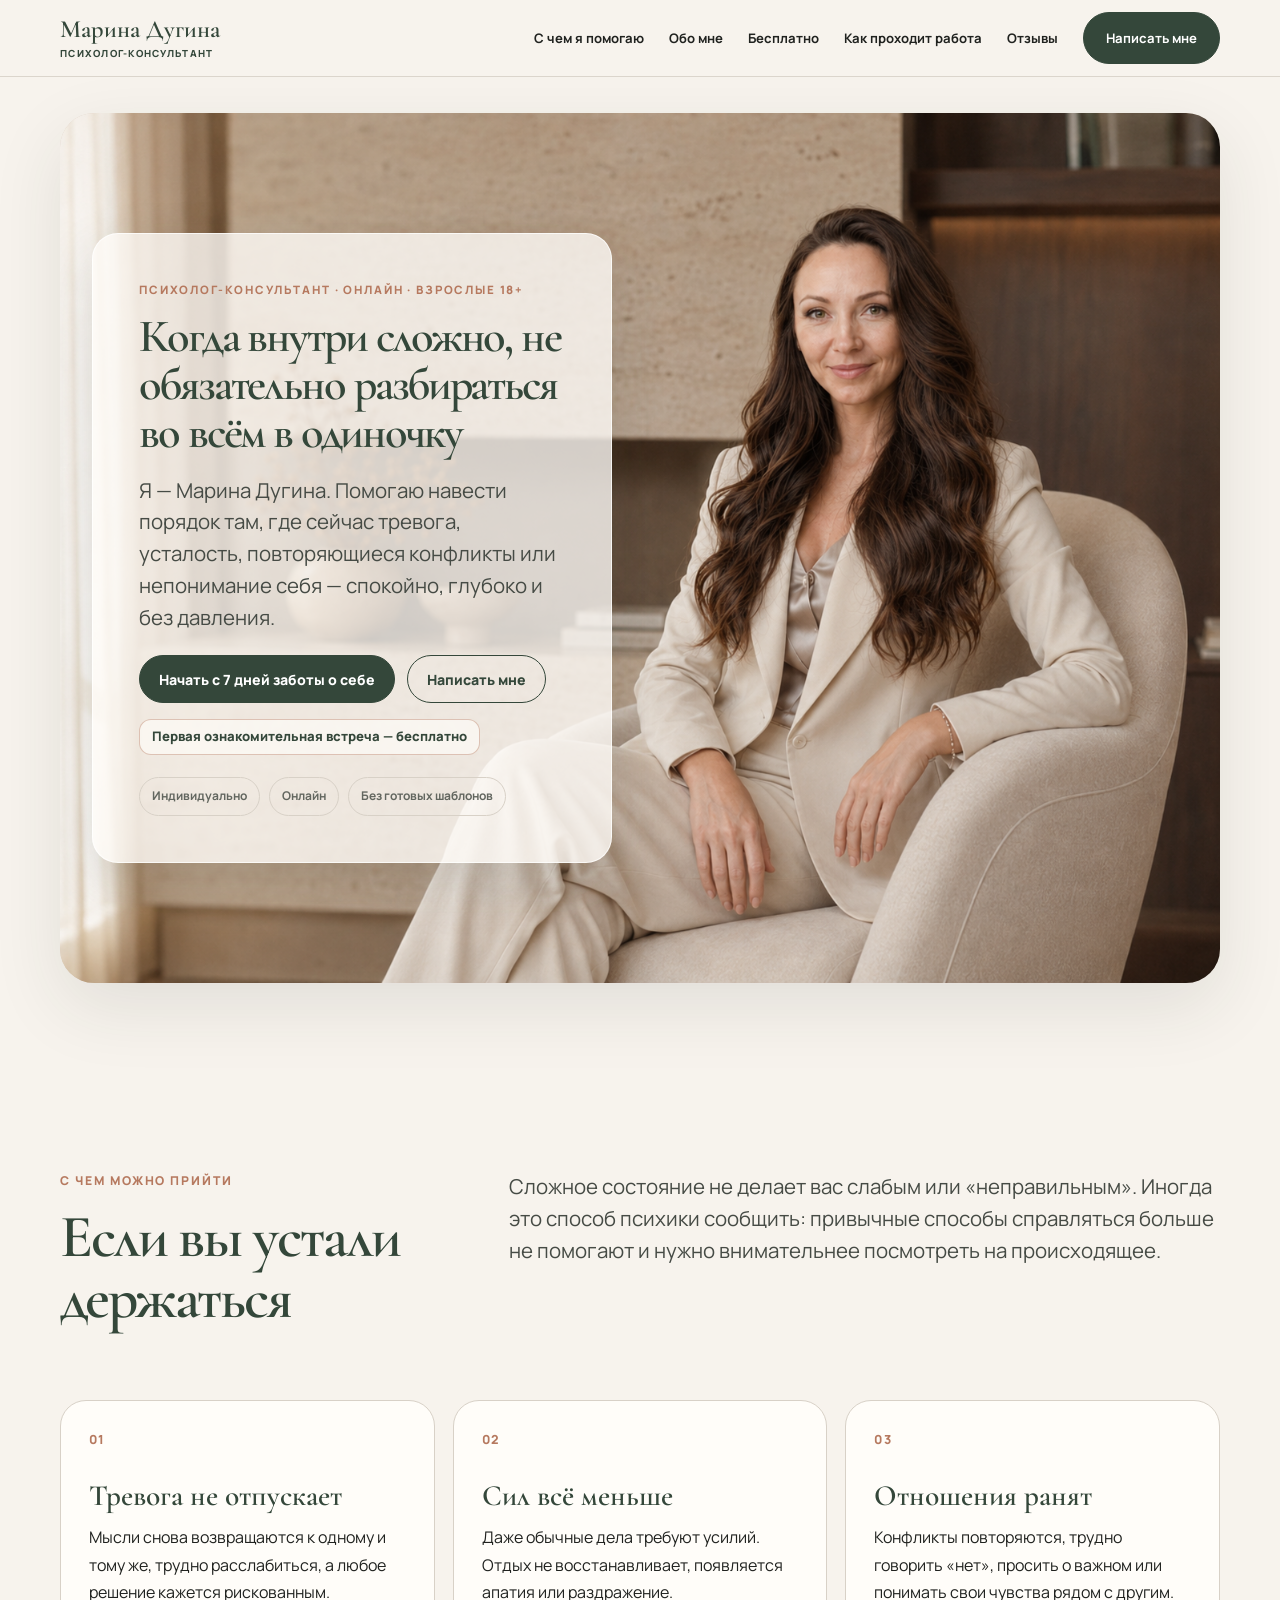
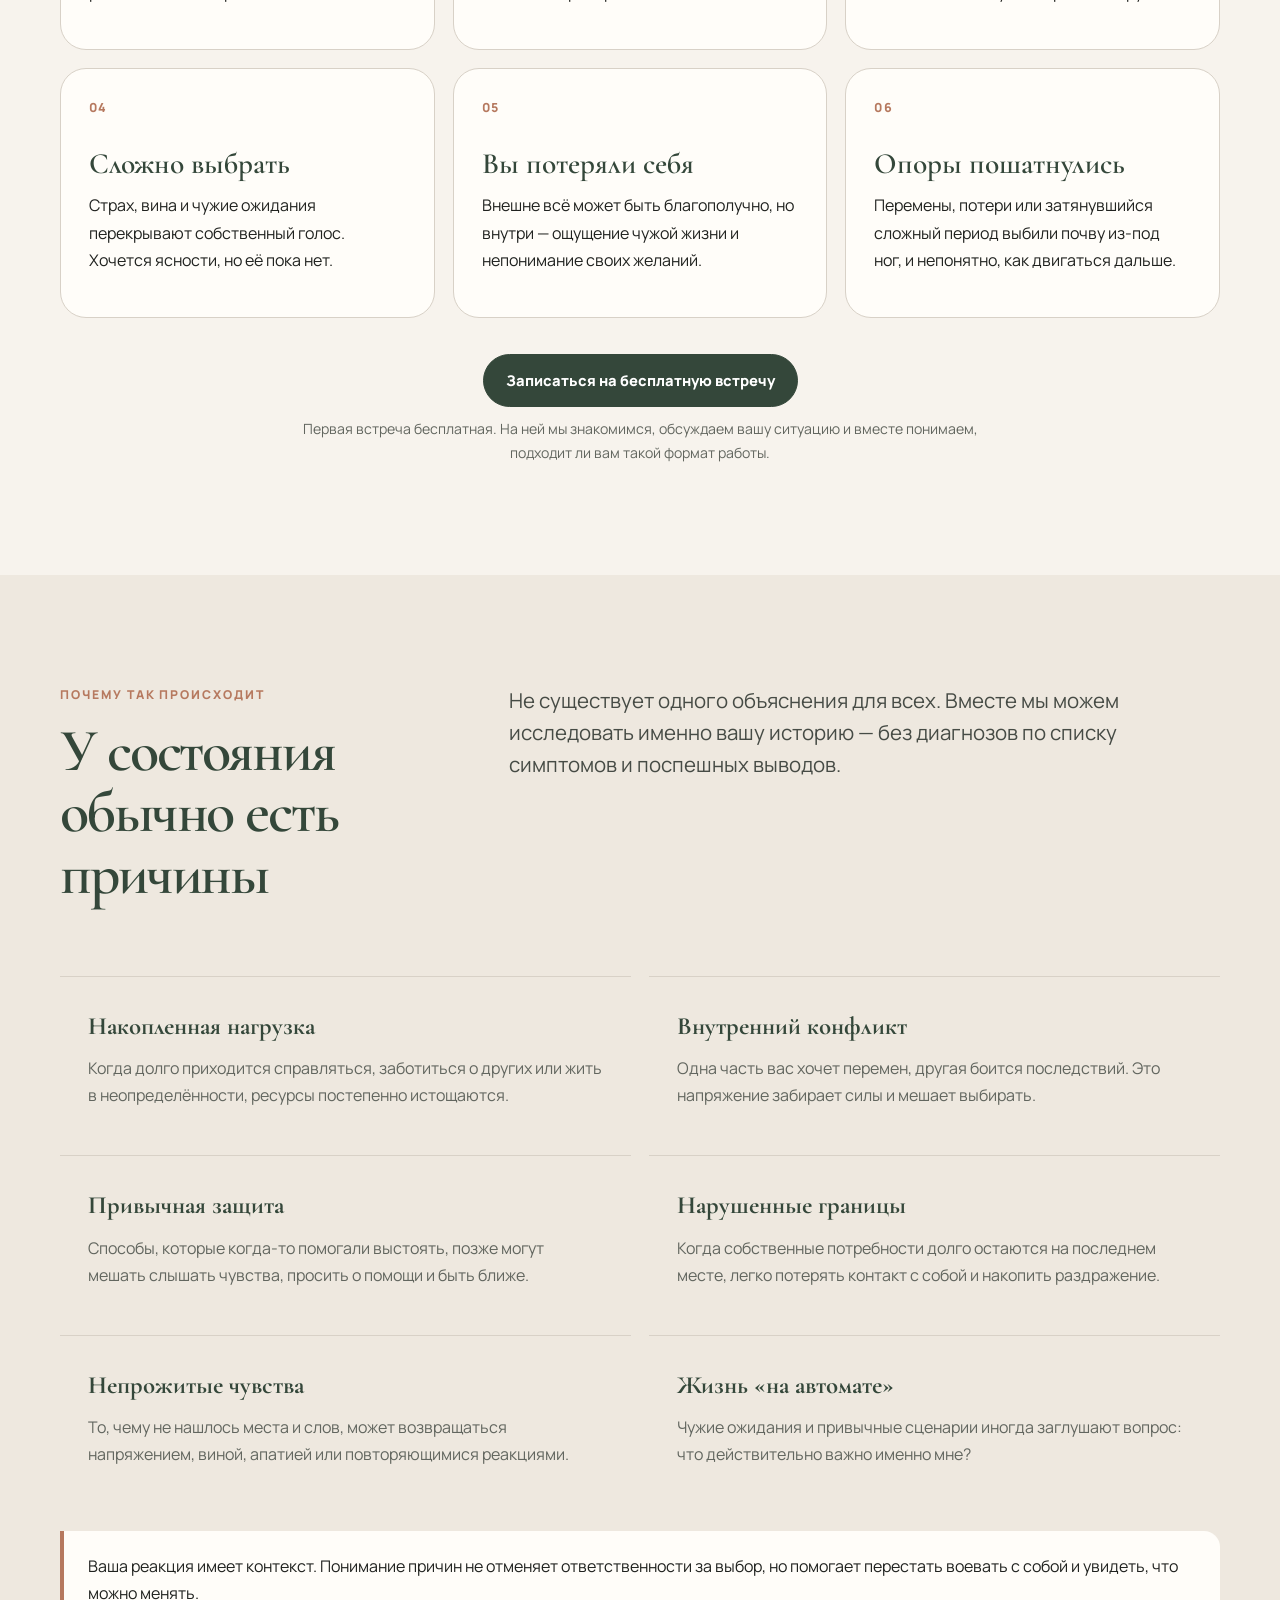
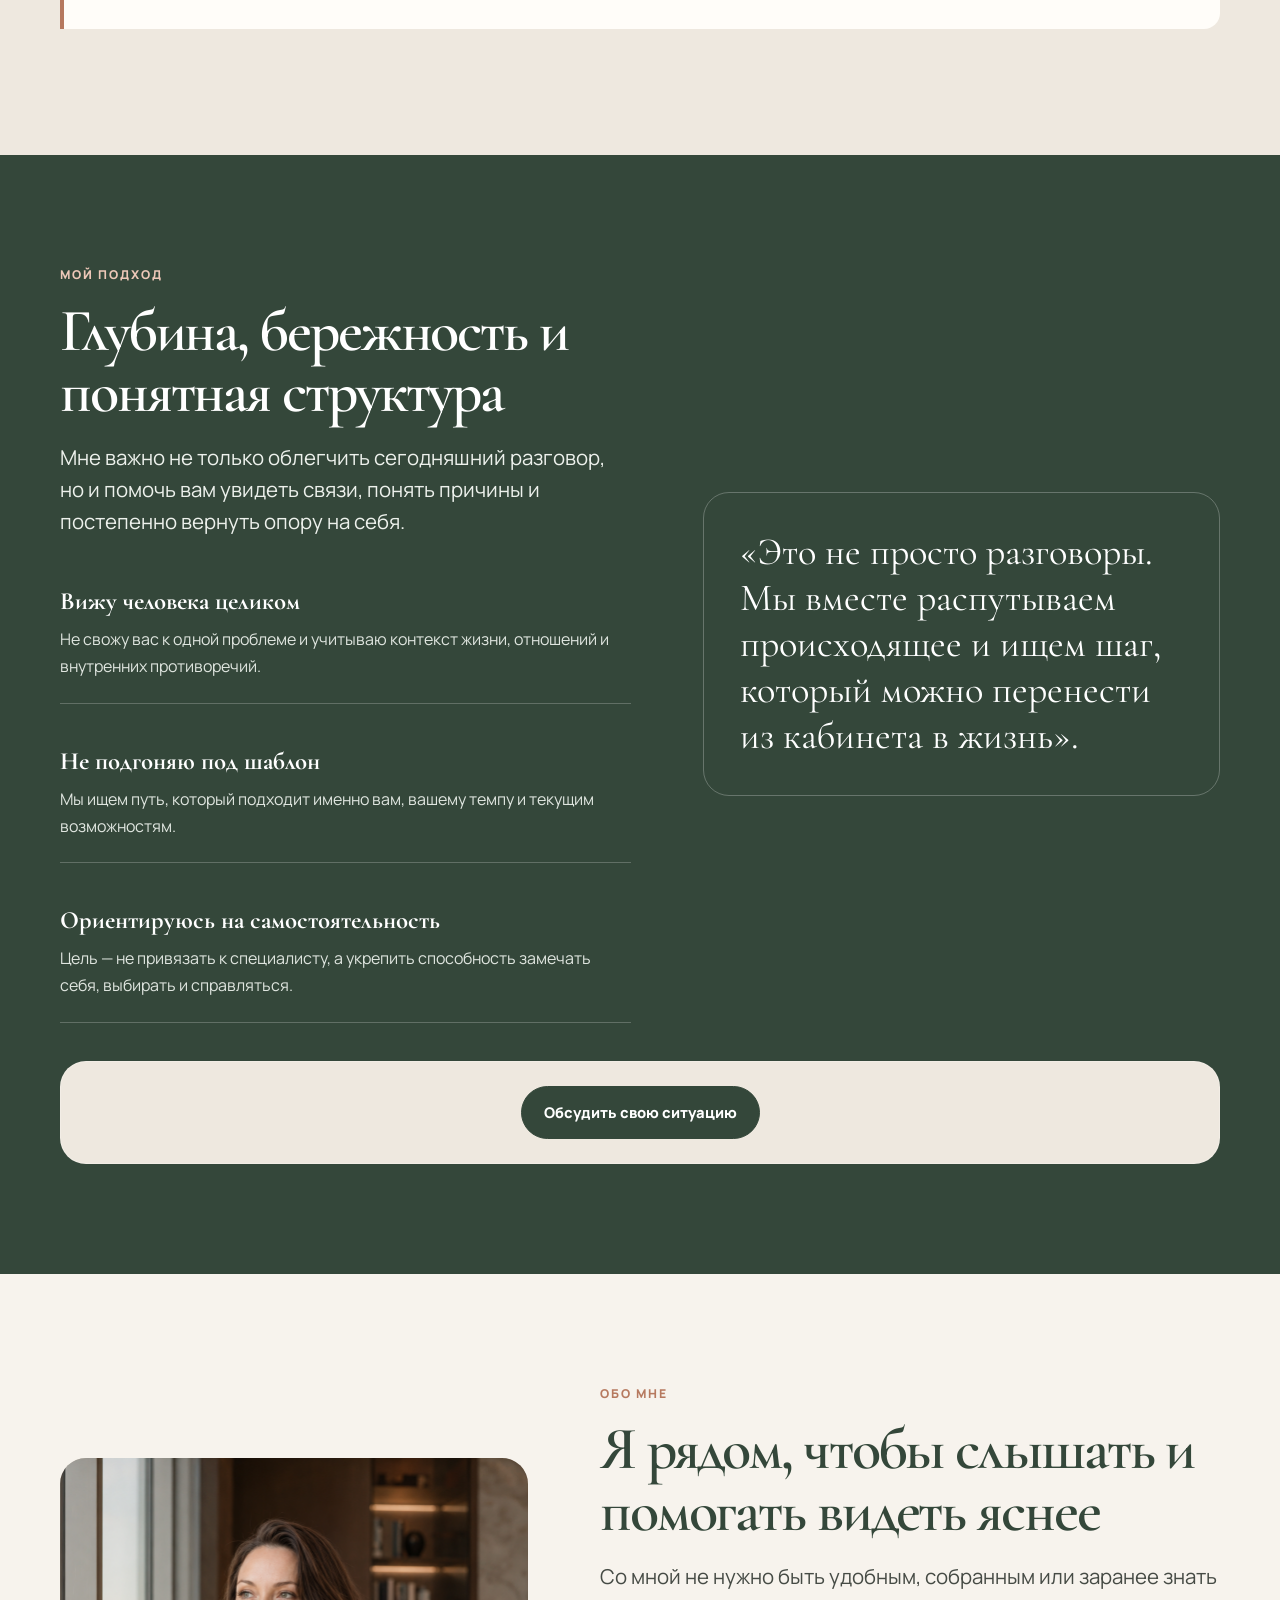
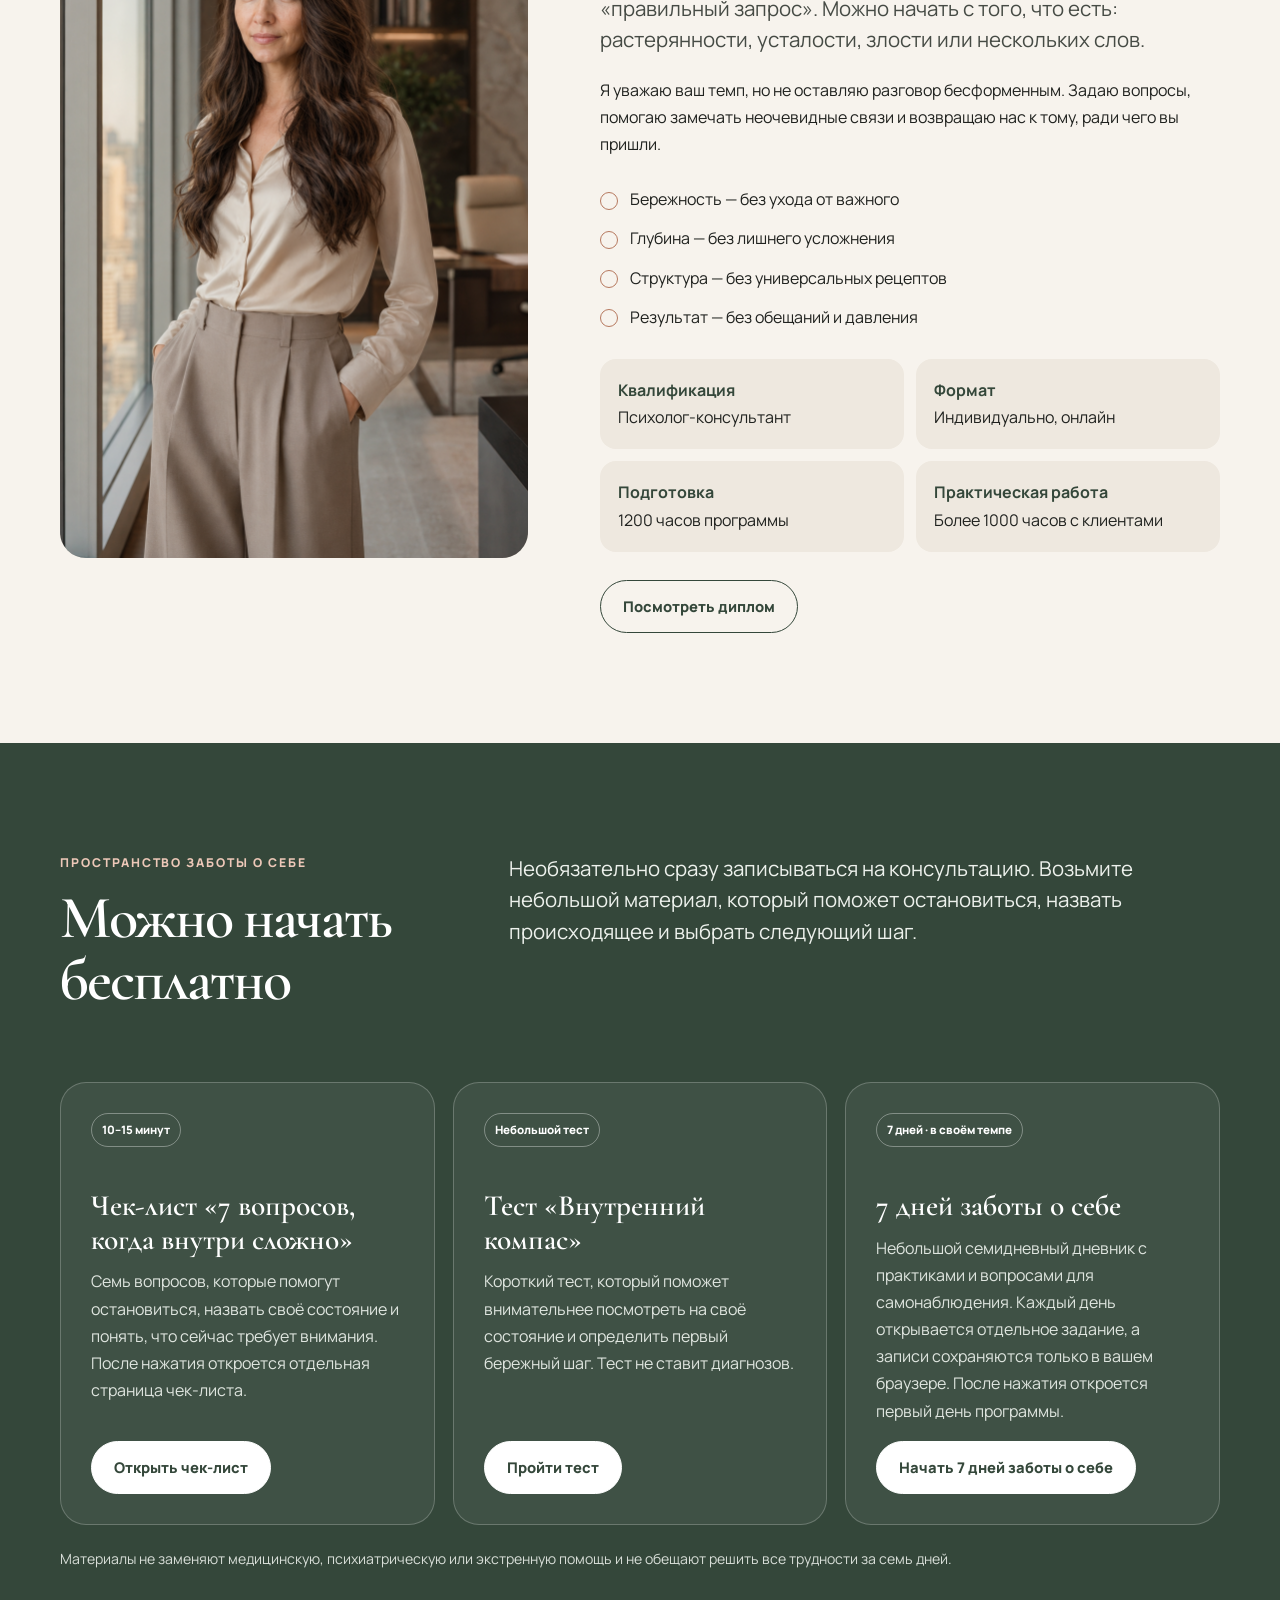
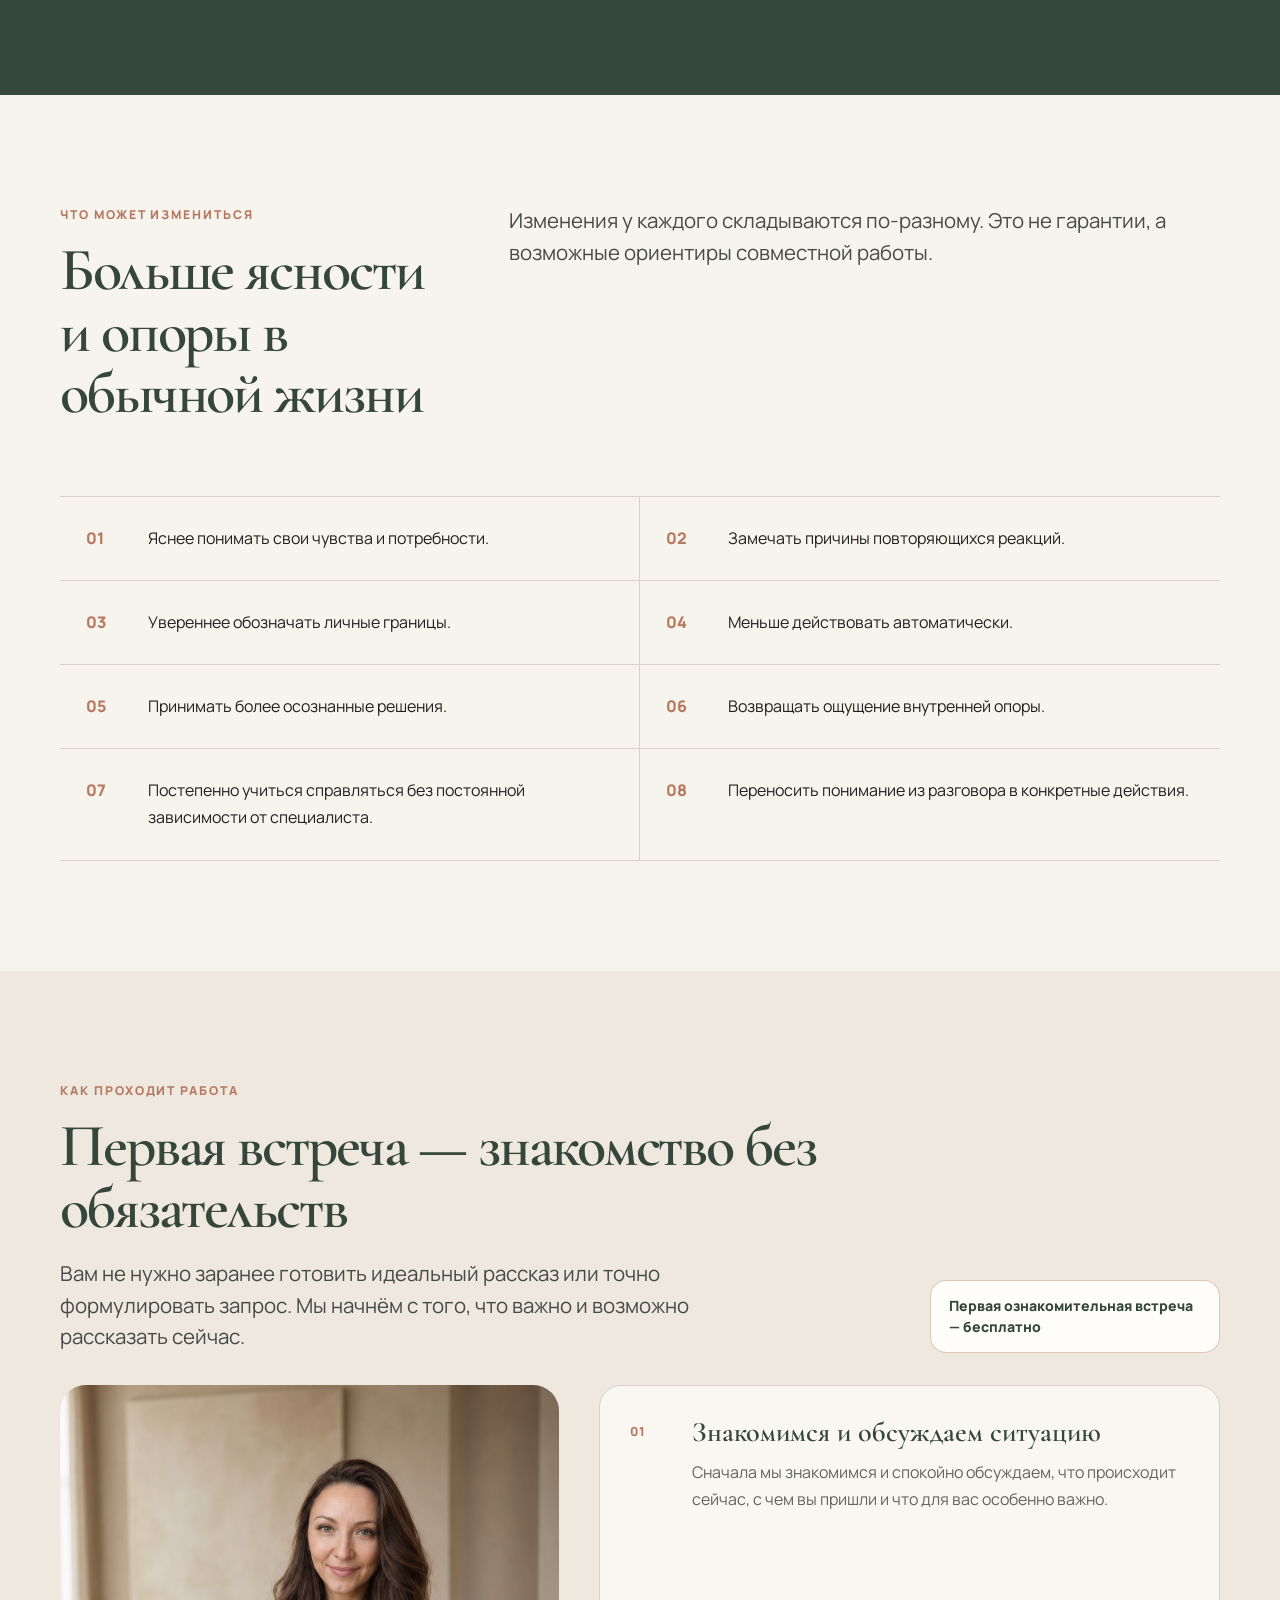
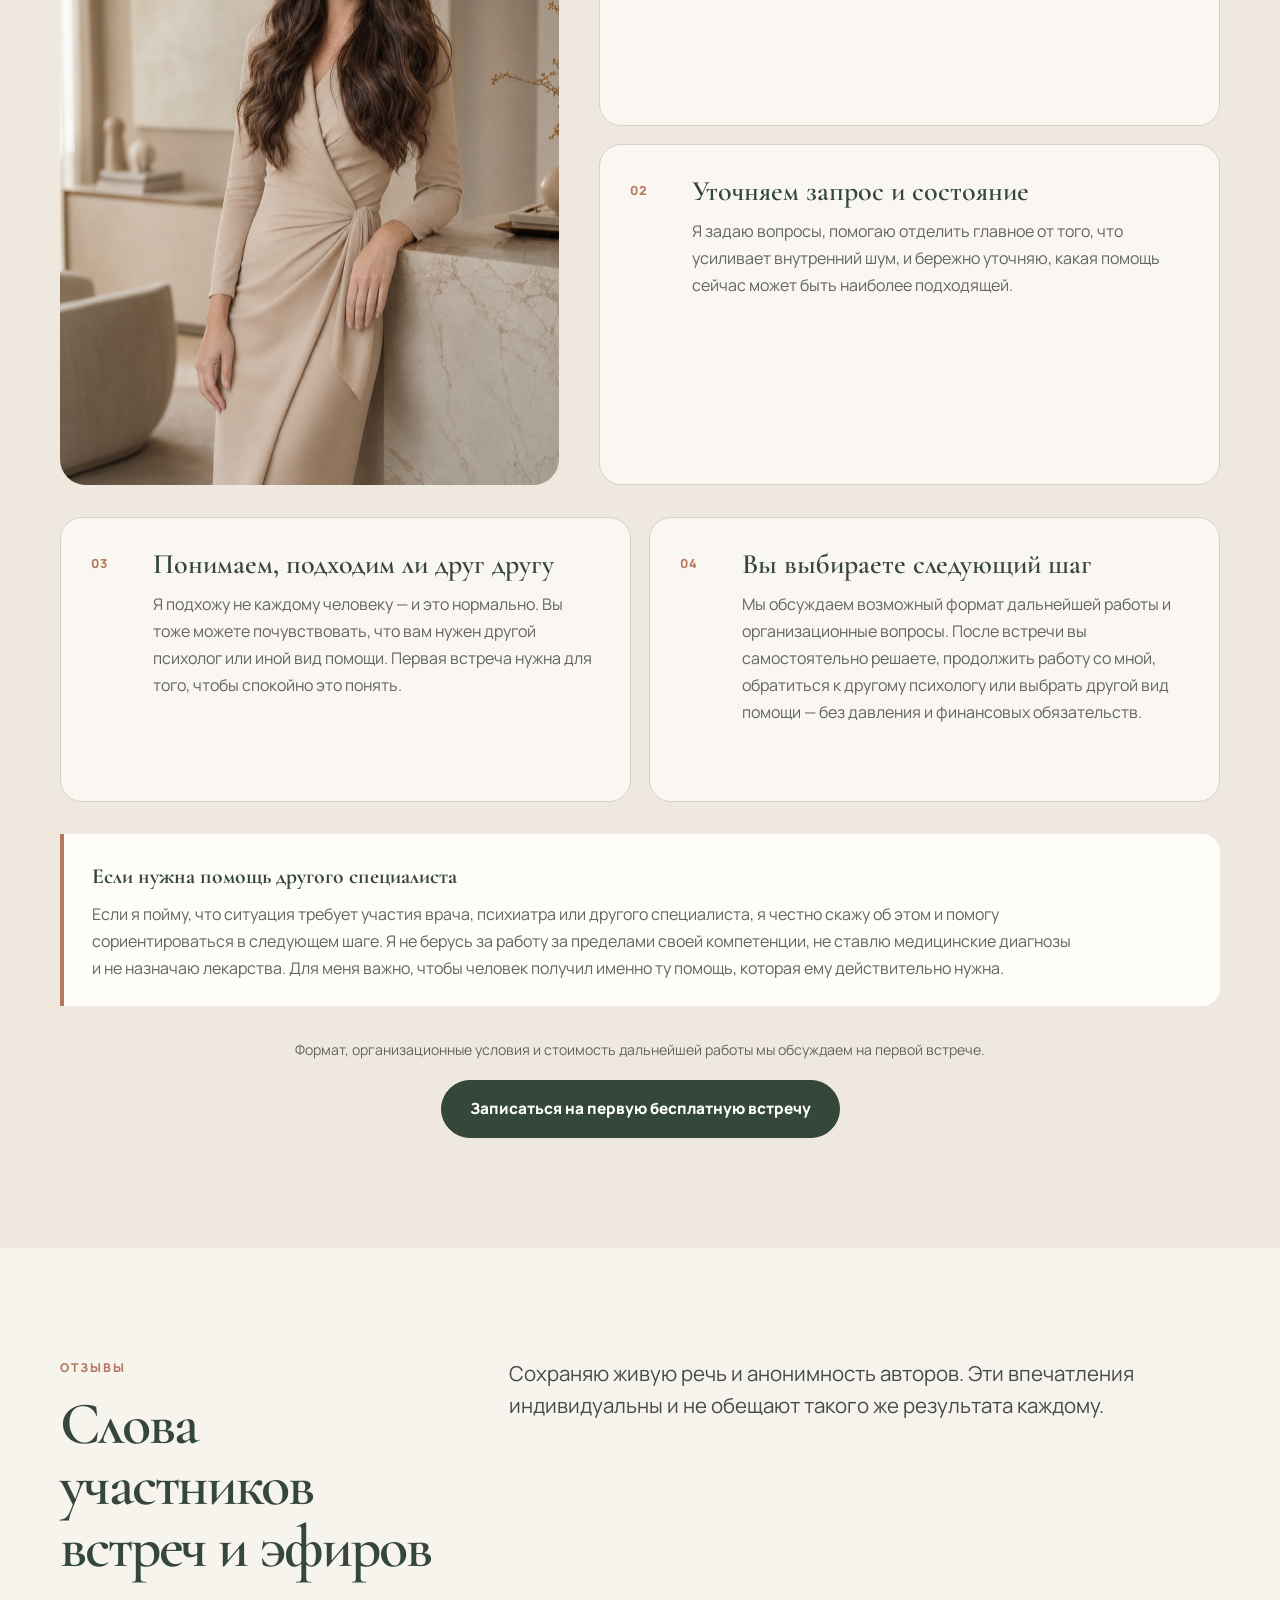
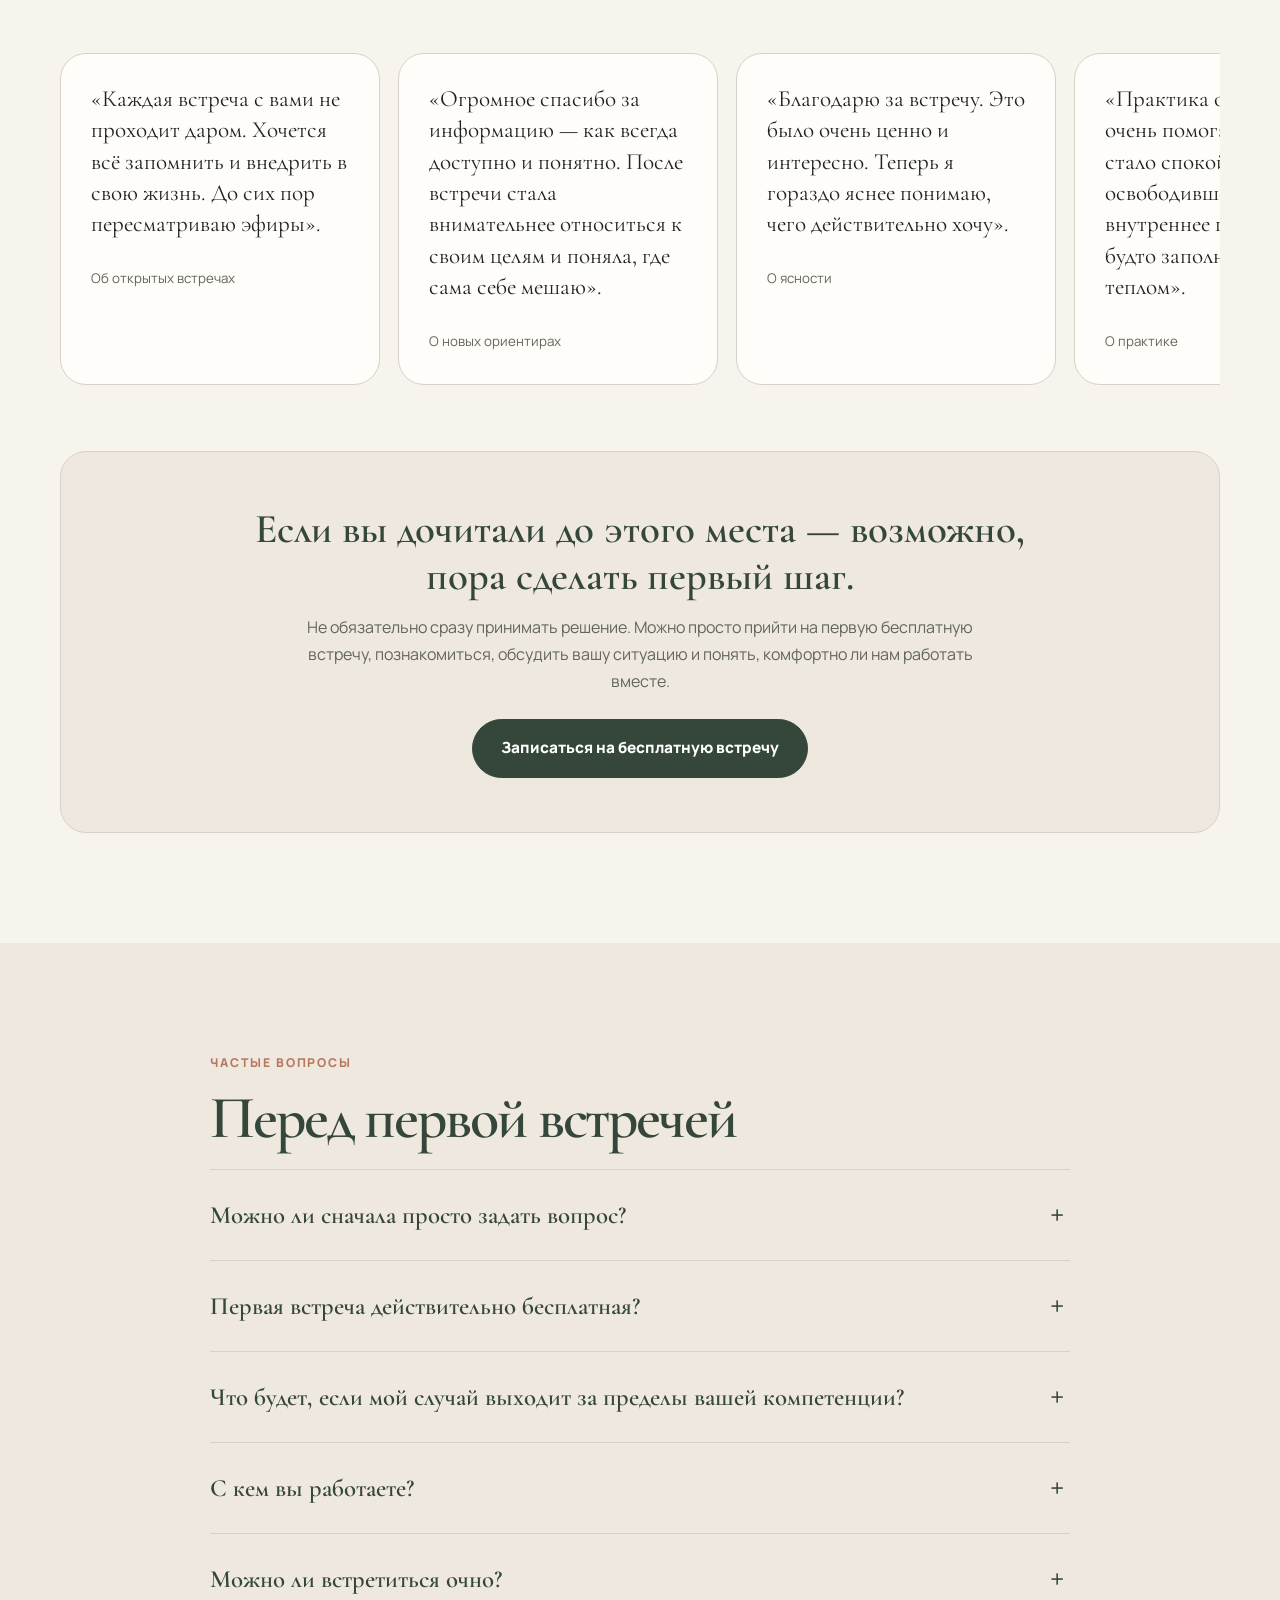
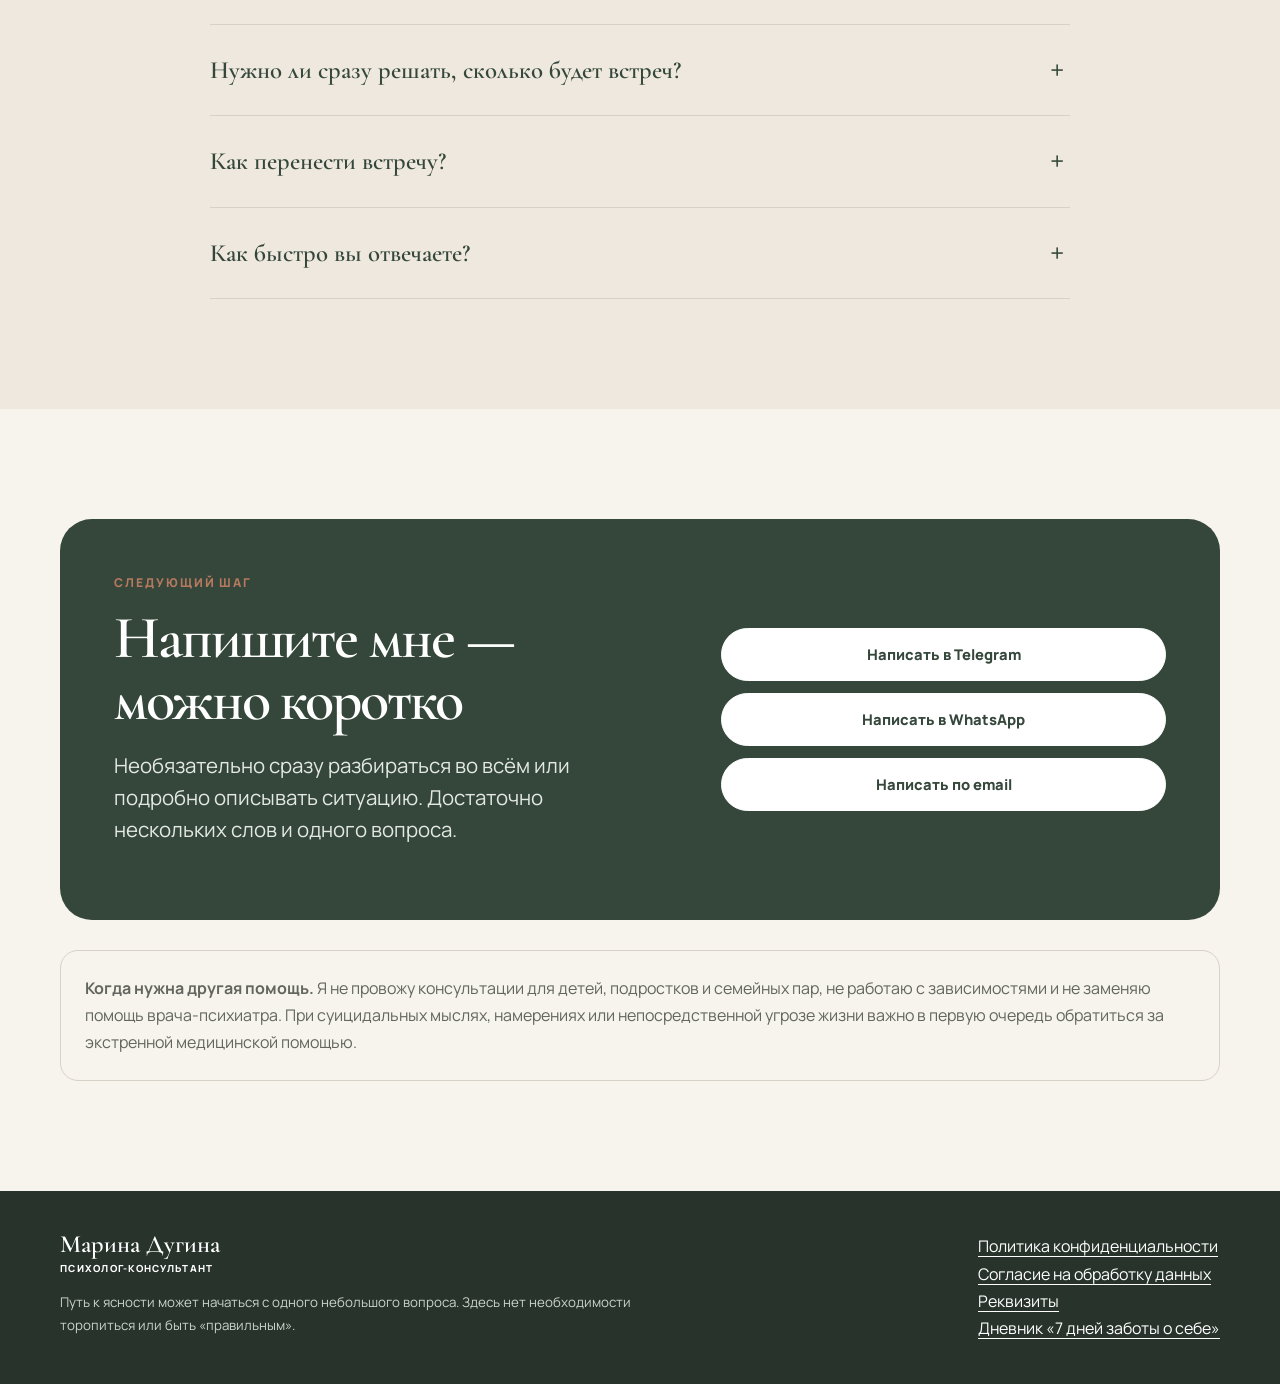
<file: index.html>
<!doctype html>
<html lang="ru">
<head>
  <meta charset="utf-8">
  <meta name="viewport" content="width=device-width,initial-scale=1">
  <title>Марина Дугина — психолог-консультант | Онлайн-консультации</title>
  <meta name="description" content="Психологические онлайн-консультации для взрослых: бережно разобраться в тревоге, усталости, отношениях и вернуть внутреннюю опору. Бесплатные материалы для первого шага.">
  <link rel="canonical" href="https://marinadugina.ru/">
  <meta property="og:type" content="website">
  <meta property="og:locale" content="ru_RU">
  <meta property="og:site_name" content="Марина Дугина — психолог-консультант">
  <meta property="og:title" content="Когда внутри сложно — можно начать с небольшого шага">
  <meta property="og:description" content="Спокойное пространство, чтобы понять своё состояние, увидеть причины и найти посильный путь дальше.">
  <meta property="og:url" content="https://marinadugina.ru/">
  <meta property="og:image" content="https://marinadugina.ru/assets/marina-hero.png">
  <meta property="og:image:alt" content="Психолог-консультант Марина Дугина">
  <meta name="twitter:card" content="summary_large_image">
  <meta name="twitter:title" content="Марина Дугина — психолог-консультант">
  <meta name="twitter:description" content="Бережно разобраться в сложном состоянии и вернуть опору на себя.">
  <meta name="twitter:image" content="https://marinadugina.ru/assets/marina-hero.png">
  <link rel="icon" type="image/svg+xml" href="favicon.svg">
  <link rel="preconnect" href="https://fonts.googleapis.com">
  <link rel="preconnect" href="https://fonts.gstatic.com" crossorigin>
  <link href="https://fonts.googleapis.com/css2?family=Cormorant+Garamond:wght@500;600;700&family=Manrope:wght@400;500;600;700;800&display=swap" rel="stylesheet">
  <link rel="stylesheet" href="assets/site.css">
</head>
<body>
<a class="skip-link" href="#main">Перейти к содержанию</a>
<header class="site-header">
  <div class="wrap header-inner">
    <a class="brand" href="#top" aria-label="Марина Дугина, на главную">Марина Дугина<span>психолог-консультант</span></a>
    <button class="nav-toggle" type="button" aria-expanded="false" aria-controls="site-nav" aria-label="Открыть меню"><span></span></button>
    <nav class="site-nav" id="site-nav" aria-label="Основная навигация">
      <a href="#support">С чем я помогаю</a>
      <a href="#about">Обо мне</a>
      <a href="#materials">Бесплатно</a>
      <a href="#process">Как проходит работа</a>
      <a href="#reviews">Отзывы</a>
      <a class="btn btn--primary nav-cta" href="#contact">Написать мне</a>
    </nav>
  </div>
</header>

<main id="main">
  <section class="hero" id="top" aria-labelledby="hero-title">
    <div class="wrap hero-grid">
      <div class="hero-copy">
        <p class="eyebrow">Психолог-консультант · онлайн · взрослые 18+</p>
        <h1 id="hero-title">Когда внутри сложно, не обязательно разбираться во всём в одиночку</h1>
        <p class="lead">Я — Марина Дугина. Помогаю навести порядок там, где сейчас тревога, усталость, повторяющиеся конфликты или непонимание себя — спокойно, глубоко и без давления.</p>
        <div class="actions">
          <a class="btn btn--primary" href="./journal/index.html">Начать с 7 дней заботы о себе</a>
          <a class="btn" href="#contact">Написать мне</a>
        </div>
        <p class="first-meeting-note">Первая ознакомительная встреча — бесплатно</p>
        <ul class="trust-row" aria-label="Формат работы">
          <li>Индивидуально</li><li>Онлайн</li><li>Без готовых шаблонов</li>
        </ul>
      </div>
      <div class="hero-photo">
        <img src="assets/marina-hero.png" width="1672" height="941" alt="Психолог-консультант Марина Дугина" fetchpriority="high">
      </div>
    </div>
  </section>

  <section class="section recognition" id="support" aria-labelledby="support-title">
    <div class="wrap">
      <div class="section-head">
        <div><p class="eyebrow">С чем можно прийти</p><h2 id="support-title">Если вы устали держаться</h2></div>
        <p class="lead">Сложное состояние не делает вас слабым или «неправильным». Иногда это способ психики сообщить: привычные способы справляться больше не помогают и нужно внимательнее посмотреть на происходящее.</p>
      </div>
      <div class="card-grid">
        <article class="card"><span class="card-number">01</span><h3>Тревога не отпускает</h3><p>Мысли снова возвращаются к одному и тому же, трудно расслабиться, а любое решение кажется рискованным.</p></article>
        <article class="card"><span class="card-number">02</span><h3>Сил всё меньше</h3><p>Даже обычные дела требуют усилий. Отдых не восстанавливает, появляется апатия или раздражение.</p></article>
        <article class="card"><span class="card-number">03</span><h3>Отношения ранят</h3><p>Конфликты повторяются, трудно говорить «нет», просить о важном или понимать свои чувства рядом с другим.</p></article>
        <article class="card"><span class="card-number">04</span><h3>Сложно выбрать</h3><p>Страх, вина и чужие ожидания перекрывают собственный голос. Хочется ясности, но её пока нет.</p></article>
        <article class="card"><span class="card-number">05</span><h3>Вы потеряли себя</h3><p>Внешне всё может быть благополучно, но внутри — ощущение чужой жизни и непонимание своих желаний.</p></article>
        <article class="card"><span class="card-number">06</span><h3>Опоры пошатнулись</h3><p>Перемены, потери или затянувшийся сложный период выбили почву из-под ног, и непонятно, как двигаться дальше.</p></article>
      </div>
      <div class="section-cta"><div class="actions"><a class="btn btn--primary" href="#contact">Записаться на бесплатную встречу</a></div><p class="small">Первая встреча бесплатная. На ней мы знакомимся, обсуждаем вашу ситуацию и вместе понимаем, подходит ли вам такой формат работы.</p></div>
    </div>
  </section>

  <section class="section section--soft" aria-labelledby="causes-title">
    <div class="wrap">
      <div class="section-head">
        <div><p class="eyebrow">Почему так происходит</p><h2 id="causes-title">У состояния обычно есть причины</h2></div>
        <p class="lead">Не существует одного объяснения для всех. Вместе мы можем исследовать именно вашу историю — без диагнозов по списку симптомов и поспешных выводов.</p>
      </div>
      <div class="cause-grid">
        <div class="cause"><strong>Накопленная нагрузка</strong><p>Когда долго приходится справляться, заботиться о других или жить в неопределённости, ресурсы постепенно истощаются.</p></div>
        <div class="cause"><strong>Внутренний конфликт</strong><p>Одна часть вас хочет перемен, другая боится последствий. Это напряжение забирает силы и мешает выбирать.</p></div>
        <div class="cause"><strong>Привычная защита</strong><p>Способы, которые когда-то помогали выстоять, позже могут мешать слышать чувства, просить о помощи и быть ближе.</p></div>
        <div class="cause"><strong>Нарушенные границы</strong><p>Когда собственные потребности долго остаются на последнем месте, легко потерять контакт с собой и накопить раздражение.</p></div>
        <div class="cause"><strong>Непрожитые чувства</strong><p>То, чему не нашлось места и слов, может возвращаться напряжением, виной, апатией или повторяющимися реакциями.</p></div>
        <div class="cause"><strong>Жизнь «на автомате»</strong><p>Чужие ожидания и привычные сценарии иногда заглушают вопрос: что действительно важно именно мне?</p></div>
      </div>
      <p class="note">Ваша реакция имеет контекст. Понимание причин не отменяет ответственности за выбор, но помогает перестать воевать с собой и увидеть, что можно менять.</p>
    </div>
  </section>

  <section class="section section--pine" aria-labelledby="approach-title">
    <div class="wrap approach-grid">
      <div>
        <p class="eyebrow">Мой подход</p>
        <h2 id="approach-title">Глубина, бережность и понятная структура</h2>
        <p class="lead">Мне важно не только облегчить сегодняшний разговор, но и помочь вам увидеть связи, понять причины и постепенно вернуть опору на себя.</p>
        <div class="principles">
          <div class="principle"><strong>Вижу человека целиком</strong><p>Не свожу вас к одной проблеме и учитываю контекст жизни, отношений и внутренних противоречий.</p></div>
          <div class="principle"><strong>Не подгоняю под шаблон</strong><p>Мы ищем путь, который подходит именно вам, вашему темпу и текущим возможностям.</p></div>
          <div class="principle"><strong>Ориентируюсь на самостоятельность</strong><p>Цель — не привязать к специалисту, а укрепить способность замечать себя, выбирать и справляться.</p></div>
        </div>
      </div>
      <div class="quote">«Это не просто разговоры. Мы вместе распутываем происходящее и ищем шаг, который можно перенести из кабинета в жизнь».</div>
    </div>
    <div class="wrap section-cta section-cta--on-pine"><div class="actions"><a class="btn btn--primary" href="#contact">Обсудить свою ситуацию</a></div></div>
  </section>

  <section class="section" id="about" aria-labelledby="about-title">
    <div class="wrap about-grid">
      <div class="portrait portrait--about"><img src="assets/marina-about.png" width="1122" height="1402" loading="lazy" alt="Марина Дугина у окна"></div>
      <div>
        <p class="eyebrow">Обо мне</p>
        <h2 id="about-title">Я рядом, чтобы слышать и помогать видеть яснее</h2>
        <p class="lead">Со мной не нужно быть удобным, собранным или заранее знать «правильный запрос». Можно начать с того, что есть: растерянности, усталости, злости или нескольких слов.</p>
        <p>Я уважаю ваш темп, но не оставляю разговор бесформенным. Задаю вопросы, помогаю замечать неочевидные связи и возвращаю нас к тому, ради чего вы пришли.</p>
        <ul class="checks"><li>Бережность — без ухода от важного</li><li>Глубина — без лишнего усложнения</li><li>Структура — без универсальных рецептов</li><li>Результат — без обещаний и давления</li></ul>
        <div class="facts">
          <div class="fact"><strong>Квалификация</strong><span>Психолог-консультант</span></div>
          <div class="fact"><strong>Формат</strong><span>Индивидуально, онлайн</span></div>
          <div class="fact"><strong>Подготовка</strong><span>1200 часов программы</span></div>
          <div class="fact"><strong>Практическая работа</strong><span>Более 1000 часов с клиентами</span></div>
        </div>
        <div class="actions"><a class="btn" href="assets/diploma.jpg" target="_blank" rel="noopener">Посмотреть диплом</a></div>
      </div>
    </div>
  </section>

  <section class="section section--pine" id="materials" aria-labelledby="materials-title">
    <div class="wrap">
      <div class="section-head">
        <div><p class="eyebrow">Пространство заботы о себе</p><h2 id="materials-title">Можно начать бесплатно</h2></div>
        <p class="lead">Необязательно сразу записываться на консультацию. Возьмите небольшой материал, который поможет остановиться, назвать происходящее и выбрать следующий шаг.</p>
      </div>
      <div class="materials">
        <article class="material"><span class="tag">10–15 минут</span><h3>Чек-лист «7 вопросов, когда внутри сложно»</h3><p>Семь вопросов, которые помогут остановиться, назвать своё состояние и понять, что сейчас требует внимания. После нажатия откроется отдельная страница чек-листа.</p><div class="actions"><a class="btn btn--light" href="./checklist/index.html">Открыть чек-лист</a></div></article>
        <article class="material"><span class="tag">Небольшой тест</span><h3>Тест «Внутренний компас»</h3><p>Короткий тест, который поможет внимательнее посмотреть на своё состояние и определить первый бережный шаг. Тест не ставит диагнозов.</p><div class="actions"><a class="btn btn--light" href="https://quiz.marinadugina.ru" target="_blank" rel="noopener">Пройти тест</a></div></article>
        <article class="material"><span class="tag">7 дней · в своём темпе</span><h3>7 дней заботы о себе</h3><p>Небольшой семидневный дневник с практиками и вопросами для самонаблюдения. Каждый день открывается отдельное задание, а записи сохраняются только в вашем браузере. После нажатия откроется первый день программы.</p><div class="actions"><a class="btn btn--light" href="./journal/index.html">Начать 7 дней заботы о себе</a></div></article>
      </div>
      <p class="small" style="margin-top:22px">Материалы не заменяют медицинскую, психиатрическую или экстренную помощь и не обещают решить все трудности за семь дней.</p>
    </div>
  </section>

  <section class="section" aria-labelledby="results-title">
    <div class="wrap">
      <div class="section-head">
        <div><p class="eyebrow">Что может измениться</p><h2 id="results-title">Больше ясности и опоры в обычной жизни</h2></div>
        <p class="lead">Изменения у каждого складываются по-разному. Это не гарантии, а возможные ориентиры совместной работы.</p>
      </div>
      <div class="results">
        <div class="result"><span>01</span><p>Яснее понимать свои чувства и потребности.</p></div>
        <div class="result"><span>02</span><p>Замечать причины повторяющихся реакций.</p></div>
        <div class="result"><span>03</span><p>Увереннее обозначать личные границы.</p></div>
        <div class="result"><span>04</span><p>Меньше действовать автоматически.</p></div>
        <div class="result"><span>05</span><p>Принимать более осознанные решения.</p></div>
        <div class="result"><span>06</span><p>Возвращать ощущение внутренней опоры.</p></div>
        <div class="result"><span>07</span><p>Постепенно учиться справляться без постоянной зависимости от специалиста.</p></div>
        <div class="result"><span>08</span><p>Переносить понимание из разговора в конкретные действия.</p></div>
      </div>
    </div>
  </section>

  <section class="section section--soft" id="process" aria-labelledby="process-title">
    <div class="wrap process-section">
      <div class="process-intro">
        <div>
          <p class="eyebrow">Как проходит работа</p>
          <h2 id="process-title">Первая встреча — знакомство без обязательств</h2>
          <p class="lead">Вам не нужно заранее готовить идеальный рассказ или точно формулировать запрос. Мы начнём с того, что важно и возможно рассказать сейчас.</p>
        </div>
        <p class="process-offer">Первая ознакомительная встреча — бесплатно</p>
      </div>
      <div class="process-main">
        <div class="portrait portrait--work"><img src="assets/marina-work.png" width="1122" height="1402" loading="lazy" alt="Марина Дугина в рабочем пространстве"></div>
        <div class="process-primary-steps">
          <article class="process-step"><span class="process-number">01</span><div><h3>Знакомимся и обсуждаем ситуацию</h3><p>Сначала мы знакомимся и спокойно обсуждаем, что происходит сейчас, с чем вы пришли и что для вас особенно важно.</p></div></article>
          <article class="process-step"><span class="process-number">02</span><div><h3>Уточняем запрос и состояние</h3><p>Я задаю вопросы, помогаю отделить главное от того, что усиливает внутренний шум, и бережно уточняю, какая помощь сейчас может быть наиболее подходящей.</p></div></article>
        </div>
      </div>
      <div class="process-secondary-steps">
        <article class="process-step process-step--card"><span class="process-number">03</span><div><h3>Понимаем, подходим ли друг другу</h3><p>Я подхожу не каждому человеку — и это нормально. Вы тоже можете почувствовать, что вам нужен другой психолог или иной вид помощи. Первая встреча нужна для того, чтобы спокойно это понять.</p></div></article>
        <article class="process-step process-step--card"><span class="process-number">04</span><div><h3>Вы выбираете следующий шаг</h3><p>Мы обсуждаем возможный формат дальнейшей работы и организационные вопросы. После встречи вы самостоятельно решаете, продолжить работу со мной, обратиться к другому психологу или выбрать другой вид помощи — без давления и финансовых обязательств.</p></div></article>
      </div>
      <div class="process-specialist-note"><strong>Если нужна помощь другого специалиста</strong><p>Если я пойму, что ситуация требует участия врача, психиатра или другого специалиста, я честно скажу об этом и помогу сориентироваться в следующем шаге. Я не берусь за работу за пределами своей компетенции, не ставлю медицинские диагнозы и не назначаю лекарства. Для меня важно, чтобы человек получил именно ту помощь, которая ему действительно нужна.</p></div>
      <div class="process-footer">
        <p class="small">Формат, организационные условия и стоимость дальнейшей работы мы обсуждаем на первой встрече.</p>
        <div class="actions"><a class="btn btn--primary cta-button--large" href="#contact">Записаться на первую бесплатную встречу</a></div>
      </div>
    </div>
  </section>

  <section class="section" id="reviews" aria-labelledby="reviews-title">
    <div class="wrap">
      <div class="section-head">
        <div><p class="eyebrow">Отзывы</p><h2 id="reviews-title">Слова участников встреч и эфиров</h2></div>
        <p class="lead">Сохраняю живую речь и анонимность авторов. Эти впечатления индивидуальны и не обещают такого же результата каждому.</p>
      </div>
      <div class="reviews" tabindex="0" aria-label="Отзывы, прокрутка по горизонтали">
        <article class="review"><p>«Каждая встреча с вами не проходит даром. Хочется всё запомнить и внедрить в свою жизнь. До сих пор пересматриваю эфиры».</p><small>Об открытых встречах</small></article>
        <article class="review"><p>«Огромное спасибо за информацию — как всегда доступно и понятно. После встречи стала внимательнее относиться к своим целям и поняла, где сама себе мешаю».</p><small>О новых ориентирах</small></article>
        <article class="review"><p>«Благодарю за встречу. Это было очень ценно и интересно. Теперь я гораздо яснее понимаю, чего действительно хочу».</p><small>О ясности</small></article>
        <article class="review"><p>«Практика отпускания очень помогает. После неё стало спокойно, а освободившееся внутреннее пространство будто заполнилось светом и теплом».</p><small>О практике</small></article>
        <article class="review"><p>«Спасибо за полезную и важную информацию. Всё объяснено простым человеческим языком — появилось понимание, с чего начать».</p><small>О понятной подаче</small></article>
        <article class="review"><p>«Огромная благодарность за проведённый эфир. Было подсвечено много неочевидных моментов, из которых складывается общая картина и возможное решение».</p><small>О целостной картине</small></article>
      </div>
      <div class="closing-cta"><h3>Если вы дочитали до этого места — возможно, пора сделать первый шаг.</h3><p>Не обязательно сразу принимать решение. Можно просто прийти на первую бесплатную встречу, познакомиться, обсудить вашу ситуацию и понять, комфортно ли нам работать вместе.</p><div class="actions"><a class="btn btn--primary cta-button--large" href="#contact">Записаться на бесплатную встречу</a></div></div>
    </div>
  </section>

  <section class="section section--soft" aria-labelledby="faq-title">
    <div class="wrap faq">
      <p class="eyebrow">Частые вопросы</p>
      <h2 id="faq-title">Перед первой встречей</h2>
      <details><summary>Можно ли сначала просто задать вопрос?</summary><p>Да. Напишите мне в Telegram, WhatsApp или по email. Можно коротко спросить о формате, стоимости или рассказать несколькими словами, что вас беспокоит.</p></details>
      <details><summary>Первая встреча действительно бесплатная?</summary><p>Да. Это ознакомительная встреча, на которой мы знакомимся, обсуждаем вашу ситуацию и понимаем, подходим ли друг другу. Вы сможете задать организационные вопросы, узнать о возможном формате работы и после встречи спокойно решить, хотите ли продолжать.</p></details>
      <details><summary>Что будет, если мой случай выходит за пределы вашей компетенции?</summary><p>Я честно скажу об этом. Иногда человеку требуется помощь врача, психиатра или другого специалиста. В такой ситуации важно не продолжать неподходящую работу, а выбрать помощь, которая действительно соответствует состоянию человека.</p></details>
      <details><summary>С кем вы работаете?</summary><p>Я работаю индивидуально со взрослыми от 18 лет.</p></details>
      <details><summary>Можно ли встретиться очно?</summary><p>Сейчас консультации проходят только онлайн по видеосвязи.</p></details>
      <details><summary>Нужно ли сразу решать, сколько будет встреч?</summary><p>Нет. Сначала мы знакомимся и уточняем запрос. Если вы захотите продолжить, темп и формат обсуждаем вместе.</p></details>
      <details><summary>Как перенести встречу?</summary><p>Пожалуйста, сообщите об отмене или переносе не позднее чем за 24 часа до начала.</p></details>
      <details><summary>Как быстро вы отвечаете?</summary><p>Обычно я отвечаю в течение дня. Стандартное время связи — с 10:00 до 20:00 по Москве.</p></details>
    </div>
  </section>

  <section class="section" id="contact" aria-labelledby="contact-title">
    <div class="wrap">
      <div class="contact-box">
        <div><p class="eyebrow">Следующий шаг</p><h2 id="contact-title">Напишите мне — можно коротко</h2><p class="lead">Необязательно сразу разбираться во всём или подробно описывать ситуацию. Достаточно нескольких слов и одного вопроса.</p></div>
        <div class="contact-actions" aria-label="Способы связи"><a class="btn btn--light" href="https://t.me/MarishaDugina" target="_blank" rel="noopener">Написать в Telegram</a><a class="btn btn--light" href="https://web.whatsapp.com/send?phone=79208433369" data-whatsapp-link>Написать в WhatsApp</a><a class="btn btn--light" href="https://mail.yandex.ru/compose?mailto=mailto%3Adu9na.marina%40yandex.ru" target="_blank" rel="noopener">Написать по email</a></div>
      </div>
      <div class="boundary"><strong>Когда нужна другая помощь.</strong> Я не провожу консультации для детей, подростков и семейных пар, не работаю с зависимостями и не заменяю помощь врача-психиатра. При суицидальных мыслях, намерениях или непосредственной угрозе жизни важно в первую очередь обратиться за экстренной медицинской помощью.</div>
    </div>
  </section>
</main>

<footer class="site-footer">
  <div class="wrap footer-grid">
    <div><a class="brand" href="#top">Марина Дугина<span>психолог-консультант</span></a><small style="margin-top:18px">Путь к ясности может начаться с одного небольшого вопроса. Здесь нет необходимости торопиться или быть «правильным».</small></div>
    <div><a href="./privacy/index.html">Политика конфиденциальности</a><br><a href="./consent/index.html">Согласие на обработку данных</a><br><a href="./requisites/index.html">Реквизиты</a><br><a href="./journal/index.html">Дневник «7 дней заботы о себе»</a></div>
  </div>
</footer>

<script type="application/ld+json">{"@context":"https://schema.org","@type":"Person","name":"Марина Дугина","jobTitle":"Психолог-консультант","url":"https://marinadugina.ru/","email":"du9na.marina@yandex.ru","telephone":"+79208433369","areaServed":"Россия","sameAs":["https://t.me/MarishaDugina"]}</script>
<script src="assets/site.js" defer></script>
<noscript><div style="padding:16px;text-align:center;background:#fff3ce">Меню и окно выбора связи требуют JavaScript. Прямые контакты доступны в нижней части страницы.</div></noscript>
<!-- Yandex.Metrika counter -->
<script>(function(m,e,t,r,i,k,a){m[i]=m[i]||function(){(m[i].a=m[i].a||[]).push(arguments)};m[i].l=1*new Date();for(var j=0;j<document.scripts.length;j++){if(document.scripts[j].src===r){return}}k=e.createElement(t),a=e.getElementsByTagName(t)[0],k.async=1,k.src=r,a.parentNode.insertBefore(k,a)})(window,document,"script","https://mc.yandex.ru/metrika/tag.js","ym");ym(110861930,"init",{clickmap:true,trackLinks:true,accurateTrackBounce:true,webvisor:true});</script>
<!-- /Yandex.Metrika counter -->
</body>
</html>
</file>
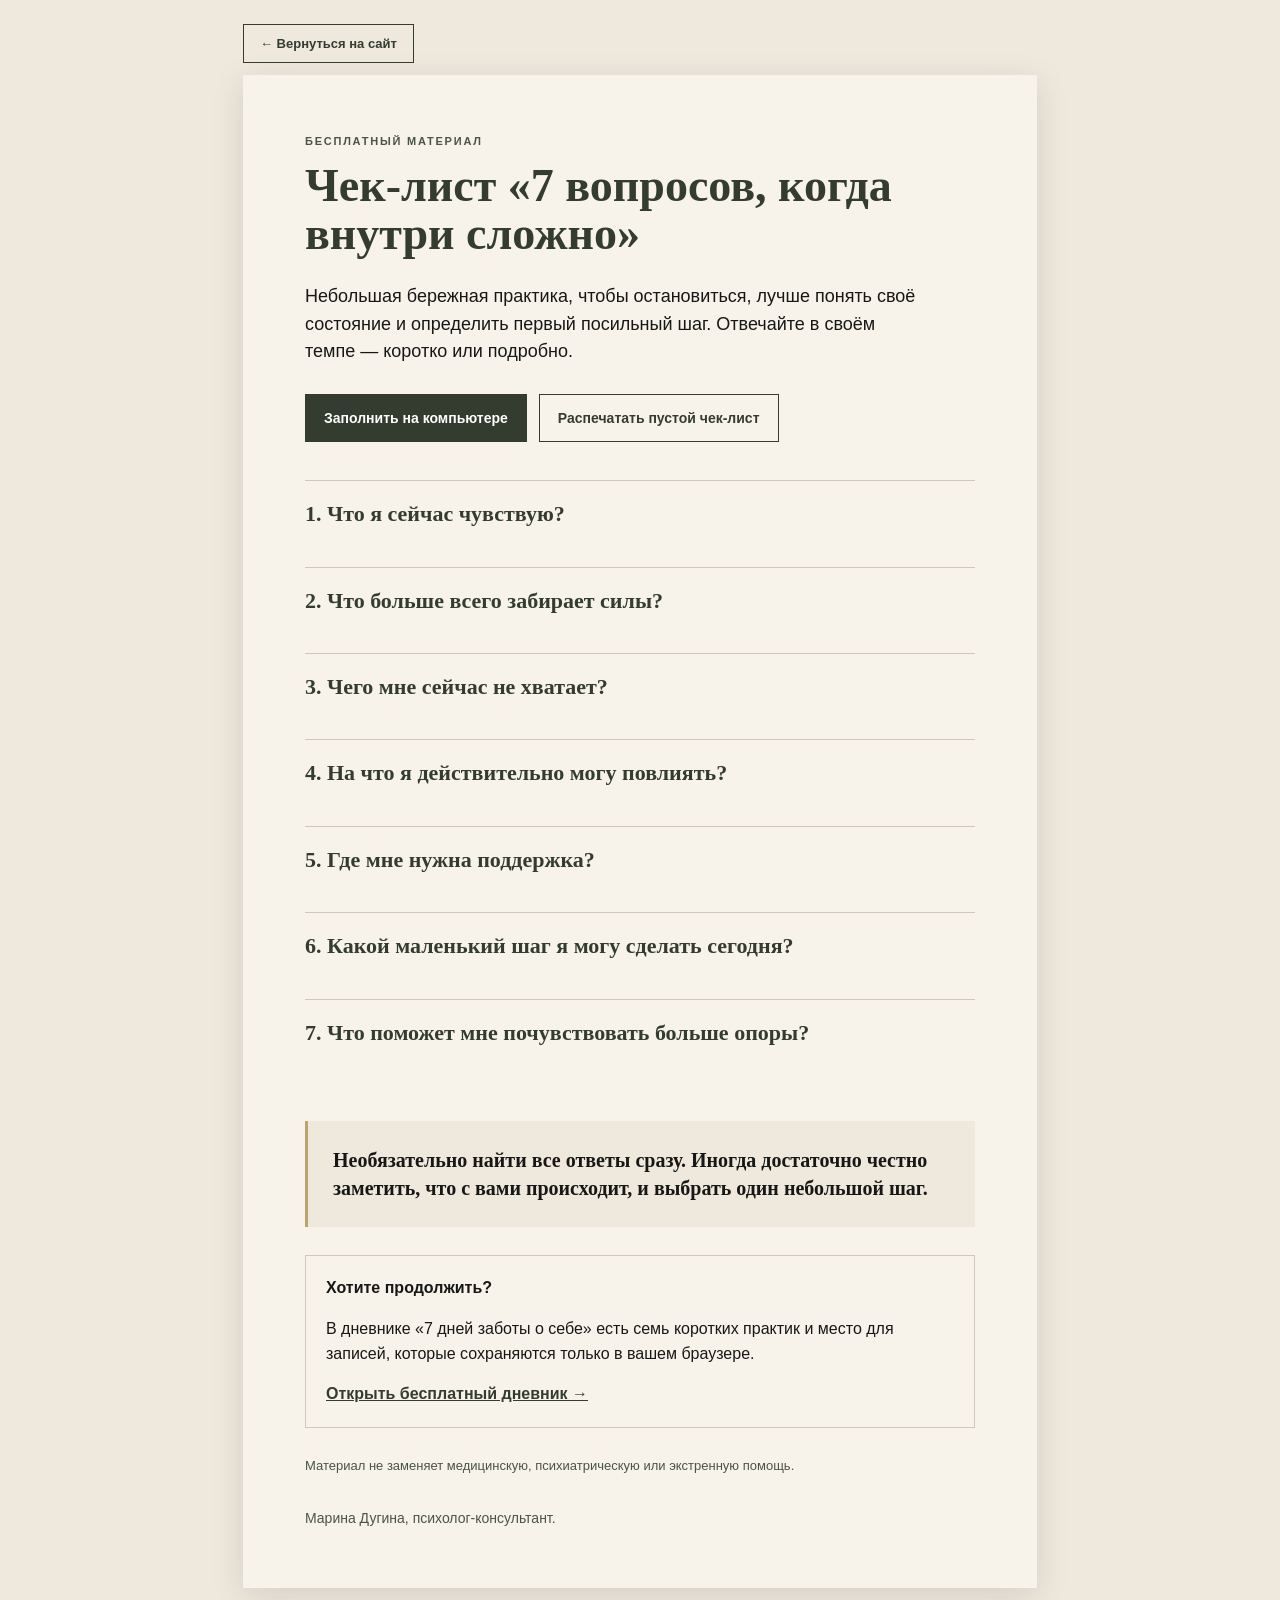
<file: checklist/index.html>
<!doctype html>
<html lang="ru">
<head>
  <meta charset="utf-8">
  <meta name="viewport" content="width=device-width,initial-scale=1">
  <title>7 вопросов, когда внутри сложно — Марина Дугина</title>
  <meta name="description" content="Бережная практика из семи вопросов, чтобы лучше понять своё состояние и определить посильный следующий шаг.">
  <link rel="canonical" href="https://marinadugina.ru/checklist/">
  <link rel="icon" type="image/svg+xml" href="../favicon.svg">
  <style>
    @page{size:A4;margin:16mm}
    *{box-sizing:border-box}
    body{margin:0;background:#eee8dd;color:#171815;font:16px/1.55 Arial,sans-serif}
    a:focus-visible,button:focus-visible,textarea:focus-visible{outline:3px solid #9f5c41;outline-offset:3px}
    .toolbar{max-width:794px;margin:24px auto 0;display:flex;justify-content:flex-start;gap:12px}
    .toolbar a{border:1px solid #343c30;background:transparent;color:#343c30;padding:11px 16px;text-decoration:none;font:700 13px Arial,sans-serif}
    .sheet{max-width:794px;margin:12px auto 24px;background:#f7f3eb;padding:58px 62px;box-shadow:0 8px 32px rgba(30,35,25,.12)}
    .kicker{margin:0 0 12px;color:#4b5542;font-size:11px;font-weight:700;letter-spacing:.16em}
    h1{margin:0;color:#343c30;font:700 46px/1.05 Georgia,serif}
    .intro{max-width:620px;margin:24px 0 28px;font-size:18px}
    .mode-actions{display:flex;flex-wrap:wrap;gap:12px;margin:0 0 38px}
    .action-button{min-height:48px;border:1px solid #343c30;background:transparent;color:#343c30;padding:12px 18px;font:700 14px Arial,sans-serif;cursor:pointer}
    .action-button--primary{background:#343c30;color:#fff}
    .question{padding:20px 0 24px;border-top:1px solid #cfc8ba;break-inside:avoid}
    .question h2{margin:0 0 15px;color:#343c30;font:700 22px/1.2 Georgia,serif}
    .answer-area{display:none}
    .editing .answer-area{display:block}
    .answer-area textarea{display:block;width:100%;min-height:150px;padding:14px 16px;border:1px solid #bdb5a7;border-radius:8px;background:#fffdf8;color:#171815;font:16px/1.55 Arial,sans-serif;resize:vertical}
    .print-space{display:none}
    .answer-tools{display:none;align-items:center;justify-content:space-between;gap:18px;margin:10px 0 34px;padding:18px;border:1px solid #cfc8ba;background:#eee8dd}
    .editing .answer-tools{display:flex}
    .answer-tools p{margin:0;color:#4b5542;font-size:13px}
    .delete-button{flex:0 0 auto;border:1px solid #8f5545;background:transparent;color:#6d3b30;padding:10px 14px;font:700 13px Arial,sans-serif;cursor:pointer}
    .save-status{display:block;margin-top:5px;font-size:12px}
    .closing{margin:36px 0 0;padding:25px;border-left:3px solid #bda46e;background:#eee8dd;font:600 20px/1.4 Georgia,serif}
    .next{margin:28px 0;padding:20px;border:1px solid #cfc8ba}
    .next a{color:#343c30;font-weight:700}
    .notice{font-size:13px;color:#4b5542}
    .sign{margin:32px 0 0;font-size:14px;color:#4b5542}
    @media print{
      body{background:#fff}
      .toolbar,.mode-actions,.answer-area,.answer-tools,.next{display:none!important}
      .sheet{margin:0;padding:0;box-shadow:none;max-width:none}
      .intro{margin-bottom:28px}
      .question{padding:15px 0 18px;break-inside:avoid;page-break-inside:avoid}
      .print-space{display:block;height:76px;background:repeating-linear-gradient(to bottom,transparent 0,transparent 23px,#cfc8ba 24px,transparent 25px)}
      .closing{break-inside:avoid;page-break-inside:avoid}
    }
    @media(max-width:600px){
      .toolbar{margin:0;padding:14px}
      .sheet{margin:0;padding:38px 24px}
      h1{font-size:36px}
      .mode-actions{display:grid}
      .action-button{width:100%}
      .answer-area textarea{min-height:170px}
      .answer-tools{align-items:stretch;flex-direction:column}
      .delete-button{width:100%}
    }
  </style>
</head>
<body>
  <nav class="toolbar" aria-label="Навигация чек-листа"><a href="../index.html">← Вернуться на сайт</a></nav>
  <main class="sheet">
    <p class="kicker">БЕСПЛАТНЫЙ МАТЕРИАЛ</p>
    <h1>Чек-лист «7 вопросов, когда внутри сложно»</h1>
    <p class="intro">Небольшая бережная практика, чтобы остановиться, лучше понять своё состояние и определить первый посильный шаг. Отвечайте в своём темпе — коротко или подробно.</p>
    <div class="mode-actions" aria-label="Выберите способ работы с чек-листом"><button class="action-button action-button--primary" type="button" data-start-checklist>Заполнить на компьютере</button><button class="action-button" type="button" data-print-checklist>Распечатать пустой чек-лист</button></div>
    <section class="question"><h2>1. Что я сейчас чувствую?</h2><div class="answer-area"><textarea id="checklist-answer-1" data-answer aria-label="Ответ на вопрос 1"></textarea></div><div class="print-space" aria-hidden="true"></div></section>
    <section class="question"><h2>2. Что больше всего забирает силы?</h2><div class="answer-area"><textarea id="checklist-answer-2" data-answer aria-label="Ответ на вопрос 2"></textarea></div><div class="print-space" aria-hidden="true"></div></section>
    <section class="question"><h2>3. Чего мне сейчас не хватает?</h2><div class="answer-area"><textarea id="checklist-answer-3" data-answer aria-label="Ответ на вопрос 3"></textarea></div><div class="print-space" aria-hidden="true"></div></section>
    <section class="question"><h2>4. На что я действительно могу повлиять?</h2><div class="answer-area"><textarea id="checklist-answer-4" data-answer aria-label="Ответ на вопрос 4"></textarea></div><div class="print-space" aria-hidden="true"></div></section>
    <section class="question"><h2>5. Где мне нужна поддержка?</h2><div class="answer-area"><textarea id="checklist-answer-5" data-answer aria-label="Ответ на вопрос 5"></textarea></div><div class="print-space" aria-hidden="true"></div></section>
    <section class="question"><h2>6. Какой маленький шаг я могу сделать сегодня?</h2><div class="answer-area"><textarea id="checklist-answer-6" data-answer aria-label="Ответ на вопрос 6"></textarea></div><div class="print-space" aria-hidden="true"></div></section>
    <section class="question"><h2>7. Что поможет мне почувствовать больше опоры?</h2><div class="answer-area"><textarea id="checklist-answer-7" data-answer aria-label="Ответ на вопрос 7"></textarea></div><div class="print-space" aria-hidden="true"></div></section>
    <div class="answer-tools"><p>Ваши ответы сохраняются только в этом браузере<span class="save-status" role="status" aria-live="polite" data-save-status>Записи сохраняются автоматически</span></p><button class="delete-button" type="button" data-clear-checklist>Удалить мои ответы</button></div>
    <p class="closing">Необязательно найти все ответы сразу. Иногда достаточно честно заметить, что с вами происходит, и выбрать один небольшой шаг.</p>
    <div class="next"><strong>Хотите продолжить?</strong><p>В дневнике «7 дней заботы о себе» есть семь коротких практик и место для записей, которые сохраняются только в вашем браузере.</p><a href="../journal/index.html">Открыть бесплатный дневник →</a></div>
    <p class="notice">Материал не заменяет медицинскую, психиатрическую или экстренную помощь.</p>
    <p class="sign">Марина Дугина, психолог-консультант.</p>
  </main>
  <script src="../assets/checklist.js" defer></script>
</body>
</html>
</file>
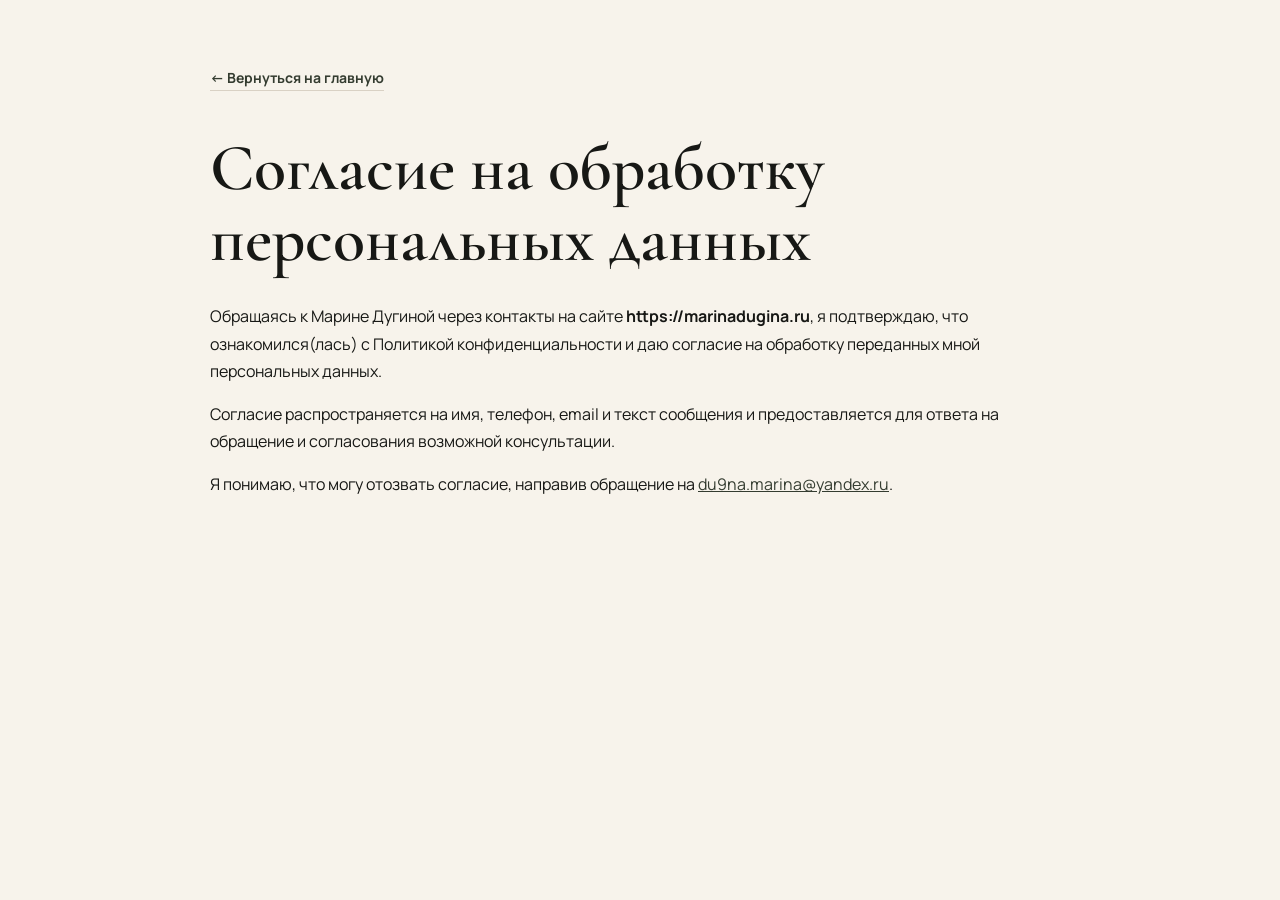
<file: consent/index.html>
<!doctype html>
<html lang="ru">
<head>
  <meta charset="utf-8">
  <meta name="viewport" content="width=device-width,initial-scale=1">
  <title>Согласие на обработку персональных данных — Марина Дугина</title>
  <meta name="robots" content="noindex,follow">
  <link rel="icon" type="image/svg+xml" href="../favicon.svg">
  <link rel="preconnect" href="https://fonts.googleapis.com">
  <link rel="preconnect" href="https://fonts.gstatic.com" crossorigin>
  <link href="https://fonts.googleapis.com/css2?family=Cormorant+Garamond:wght@500;600&family=Manrope:wght@400;600;700&display=swap" rel="stylesheet">
  <link rel="stylesheet" href="../assets/legal.css">
</head>
<body>
<main class="legal">
  <a class="back" href="../index.html">← Вернуться на главную</a>
  <h1>Согласие на обработку персональных данных</h1>
  <p>Обращаясь к Марине Дугиной через контакты на сайте <strong>https://marinadugina.ru</strong>, я подтверждаю, что ознакомился(лась) с Политикой конфиденциальности и даю согласие на обработку переданных мной персональных данных.</p>
  <p>Согласие распространяется на имя, телефон, email и текст сообщения и предоставляется для ответа на обращение и согласования возможной консультации.</p>
  <p>Я понимаю, что могу отозвать согласие, направив обращение на <a href="mailto:du9na.marina@yandex.ru">du9na.marina@yandex.ru</a>.</p>
</main>
</body>
</html>
</file>
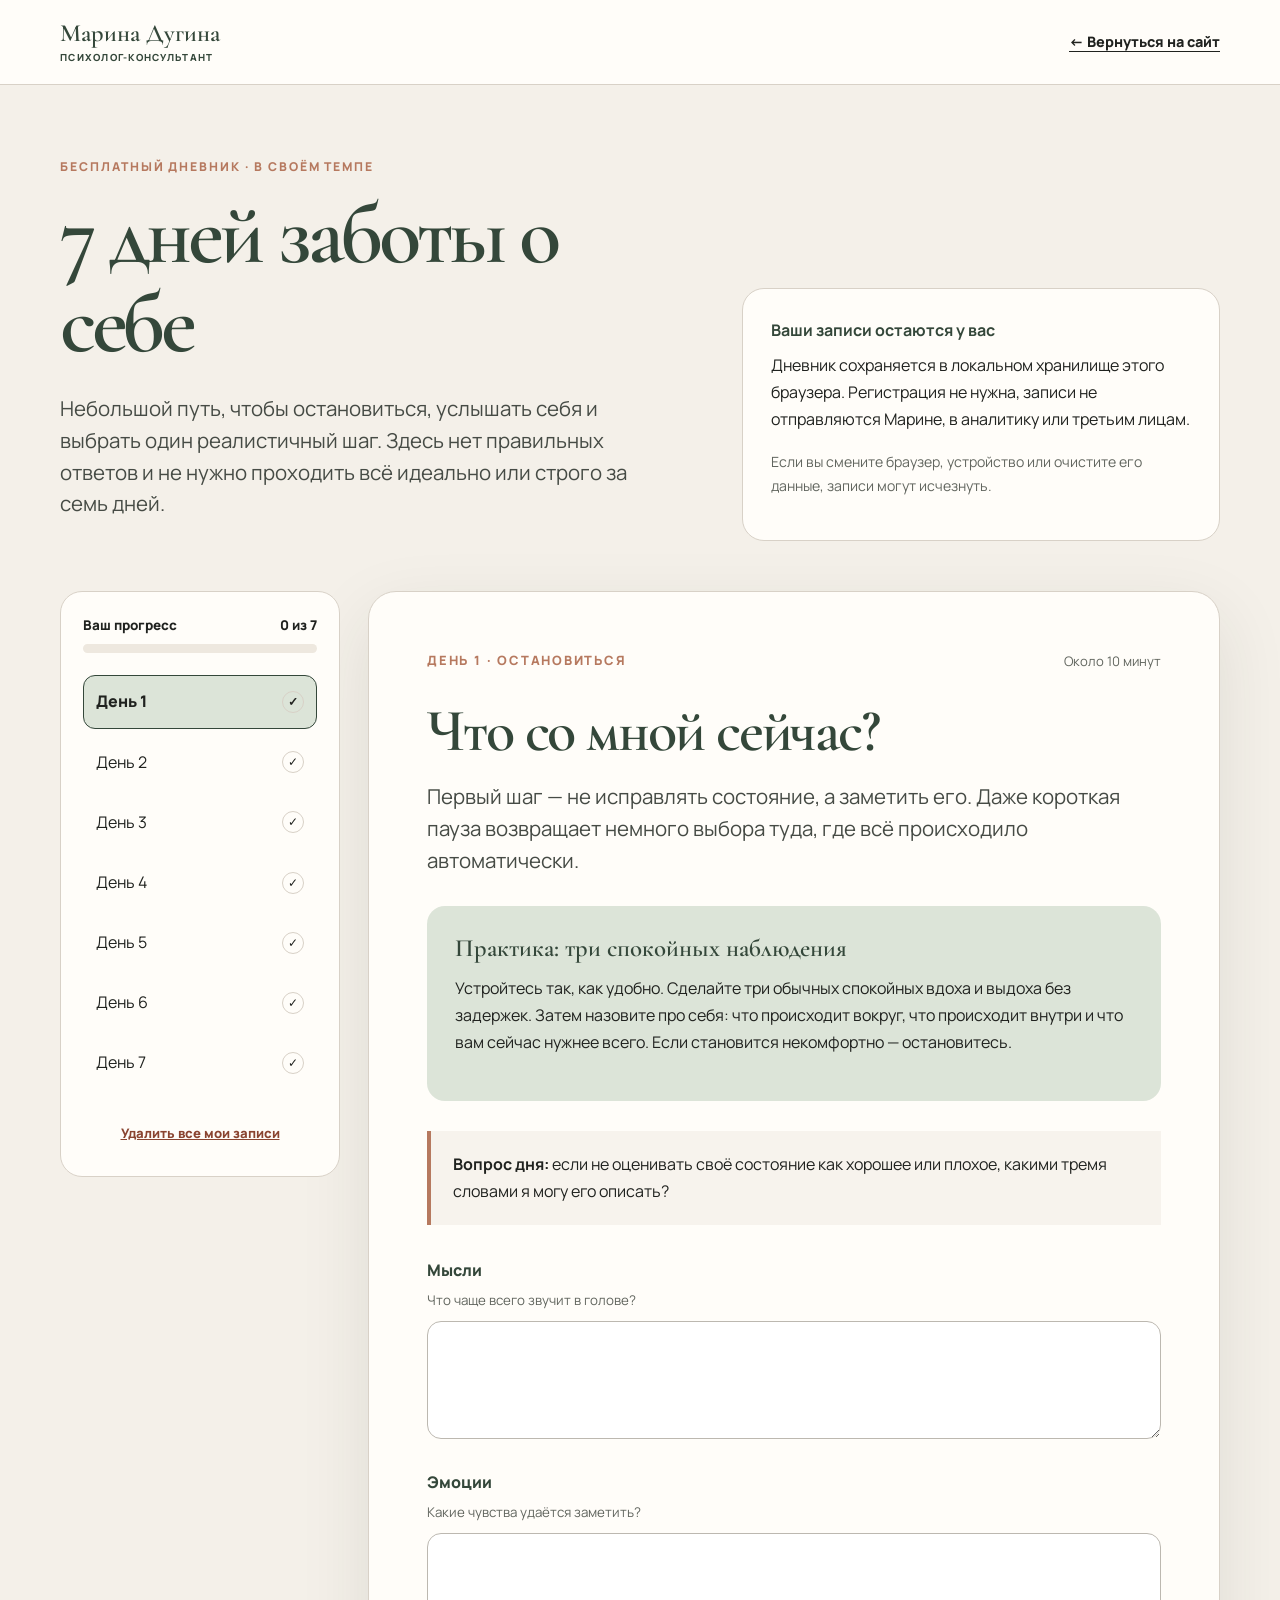
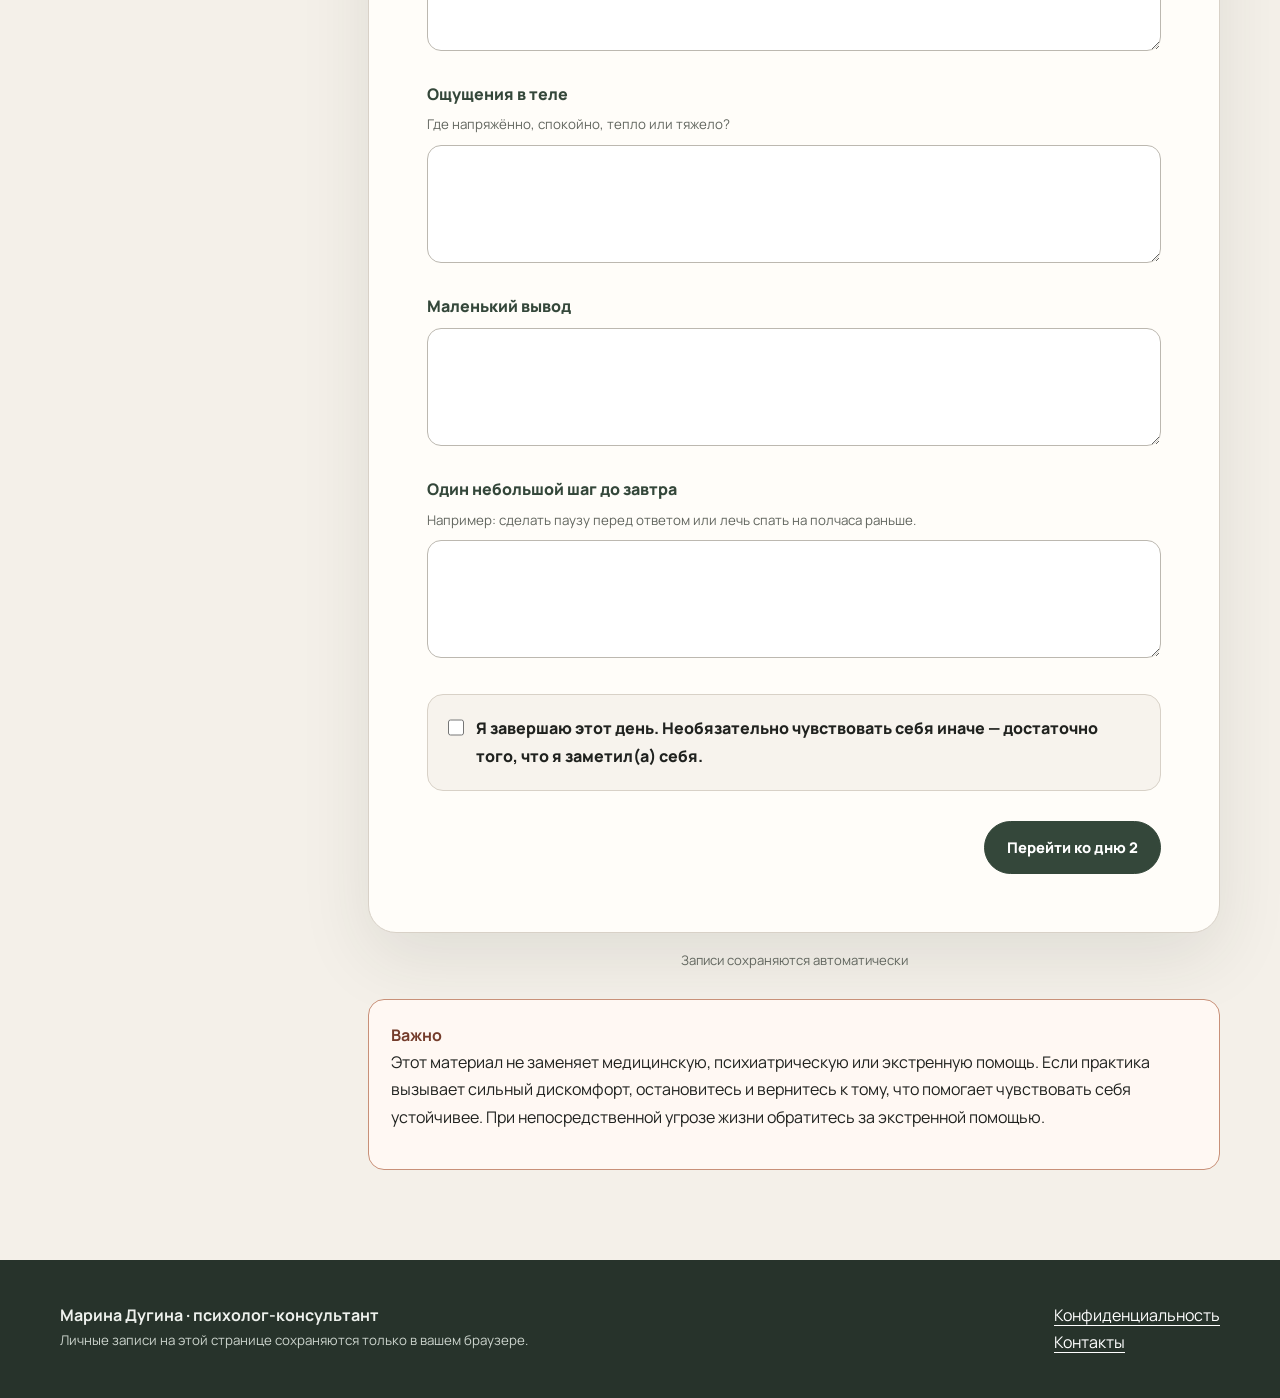
<file: journal/index.html>
<!doctype html>
<html lang="ru">
<head>
  <meta charset="utf-8">
  <meta name="viewport" content="width=device-width,initial-scale=1">
  <title>7 дней заботы о себе — бесплатный дневник | Марина Дугина</title>
  <meta name="description" content="«7 дней заботы о себе» — семь коротких безопасных практик, чтобы замечать состояние, эмоции, потребности и выбрать посильный шаг. Записи сохраняются только в браузере.">
  <link rel="canonical" href="https://marinadugina.ru/journal/">
  <meta property="og:type" content="article">
  <meta property="og:locale" content="ru_RU">
  <meta property="og:title" content="7 дней заботы о себе — бесплатный дневник">
  <meta property="og:description" content="Семь коротких практик для бережного самонаблюдения. Записи сохраняются только в вашем браузере.">
  <meta property="og:url" content="https://marinadugina.ru/journal/">
  <meta name="robots" content="index,follow">
  <link rel="icon" type="image/svg+xml" href="../favicon.svg">
  <link rel="preconnect" href="https://fonts.googleapis.com">
  <link rel="preconnect" href="https://fonts.gstatic.com" crossorigin>
  <link href="https://fonts.googleapis.com/css2?family=Cormorant+Garamond:wght@500;600;700&family=Manrope:wght@400;500;600;700;800&display=swap" rel="stylesheet">
  <link rel="stylesheet" href="../assets/site.css">
  <link rel="stylesheet" href="../assets/journal.css">
</head>
<body class="journal-page">
<a class="skip-link" href="#journal">Перейти к дневнику</a>
<header class="journal-header"><div class="wrap"><a class="brand" href="../index.html">Марина Дугина<span>психолог-консультант</span></a><a class="back-link" href="../index.html">← Вернуться на сайт</a></div></header>
<main id="journal">
  <section class="journal-hero">
    <div class="wrap journal-hero-grid">
      <div><p class="eyebrow">Бесплатный дневник · в своём темпе</p><h1>7 дней заботы о себе</h1><p class="lead">Небольшой путь, чтобы остановиться, услышать себя и выбрать один реалистичный шаг. Здесь нет правильных ответов и не нужно проходить всё идеально или строго за семь дней.</p></div>
      <aside class="privacy-card"><strong>Ваши записи остаются у вас</strong><p>Дневник сохраняется в локальном хранилище этого браузера. Регистрация не нужна, записи не отправляются Марине, в аналитику или третьим лицам.</p><p class="small">Если вы смените браузер, устройство или очистите его данные, записи могут исчезнуть.</p></aside>
    </div>
  </section>

  <div class="wrap journal-shell">
    <aside class="journal-sidebar" aria-label="Навигация по дневнику">
      <div class="progress-label"><span>Ваш прогресс</span><span id="progress-text">0 из 7</span></div>
      <div class="progress-track" role="progressbar" aria-label="Пройдено дней" aria-valuemin="0" aria-valuemax="100" aria-valuenow="0"><div class="progress-bar" id="journal-progress"></div></div>
      <nav class="day-nav" aria-label="Выбор дня">
        <button type="button" data-day-button="1" aria-pressed="true"><span>День 1</span><span class="done-mark">✓</span></button>
        <button type="button" data-day-button="2" aria-pressed="false"><span>День 2</span><span class="done-mark">✓</span></button>
        <button type="button" data-day-button="3" aria-pressed="false"><span>День 3</span><span class="done-mark">✓</span></button>
        <button type="button" data-day-button="4" aria-pressed="false"><span>День 4</span><span class="done-mark">✓</span></button>
        <button type="button" data-day-button="5" aria-pressed="false"><span>День 5</span><span class="done-mark">✓</span></button>
        <button type="button" data-day-button="6" aria-pressed="false"><span>День 6</span><span class="done-mark">✓</span></button>
        <button type="button" data-day-button="7" aria-pressed="false"><span>День 7</span><span class="done-mark">✓</span></button>
      </nav>
      <button class="delete-all" id="delete-journal" type="button">Удалить все мои записи</button>
    </aside>

    <div class="journal-content">
      <article class="day-panel" data-day="1">
        <div class="day-meta"><span class="day-number">День 1 · остановиться</span><span class="day-time">Около 10 минут</span></div>
        <h2 tabindex="-1">Что со мной сейчас?</h2>
        <p class="lead">Первый шаг — не исправлять состояние, а заметить его. Даже короткая пауза возвращает немного выбора туда, где всё происходило автоматически.</p>
        <div class="practice"><h3>Практика: три спокойных наблюдения</h3><p>Устройтесь так, как удобно. Сделайте три обычных спокойных вдоха и выдоха без задержек. Затем назовите про себя: что происходит вокруг, что происходит внутри и что вам сейчас нужнее всего. Если становится некомфортно — остановитесь.</p></div>
        <div class="prompt"><strong>Вопрос дня:</strong> если не оценивать своё состояние как хорошее или плохое, какими тремя словами я могу его описать?</div>
        <div class="journal-fields">
          <div class="field"><label for="d1-thoughts">Мысли</label><small>Что чаще всего звучит в голове?</small><textarea id="d1-thoughts" name="thoughts" autocomplete="off"></textarea></div>
          <div class="field"><label for="d1-emotions">Эмоции</label><small>Какие чувства удаётся заметить?</small><textarea id="d1-emotions" name="emotions" autocomplete="off"></textarea></div>
          <div class="field"><label for="d1-body">Ощущения в теле</label><small>Где напряжённо, спокойно, тепло или тяжело?</small><textarea id="d1-body" name="body" autocomplete="off"></textarea></div>
          <div class="field"><label for="d1-insight">Маленький вывод</label><textarea id="d1-insight" name="insight" autocomplete="off"></textarea></div>
          <div class="field"><label for="d1-step">Один небольшой шаг до завтра</label><small>Например: сделать паузу перед ответом или лечь спать на полчаса раньше.</small><textarea id="d1-step" name="step" autocomplete="off"></textarea></div>
        </div>
        <div class="day-complete"><input id="d1-complete" name="complete" type="checkbox"><label for="d1-complete">Я завершаю этот день. Необязательно чувствовать себя иначе — достаточно того, что я заметил(а) себя.</label></div>
        <div class="day-actions"><span></span><button class="btn btn--primary" type="button" data-next-day="2">Перейти ко дню 2</button></div>
      </article>

      <article class="day-panel" data-day="2" hidden>
        <div class="day-meta"><span class="day-number">День 2 · тело и усталость</span><span class="day-time">Около 10 минут</span></div>
        <h2 tabindex="-1">Что тело пытается сообщить?</h2>
        <p class="lead">Тело часто замечает перегрузку раньше, чем мы готовы её признать. Сегодня задача — не анализировать и не заставлять себя расслабиться, а спокойно собрать сигналы.</p>
        <div class="practice"><h3>Практика: мягкое сканирование</h3><p>Переведите внимание от стоп к макушке. Не меняйте дыхание и ничего не исправляйте. Отметьте три зоны: где нейтрально, где есть напряжение и где ощущается опора. Остановитесь, если внимание к телу неприятно.</p></div>
        <div class="prompt"><strong>Вопрос дня:</strong> какую усталость я сейчас чувствую — физическую, эмоциональную, умственную или сразу несколько?</div>
        <div class="journal-fields">
          <div class="field"><label for="d2-thoughts">Мысли</label><textarea id="d2-thoughts" name="thoughts" autocomplete="off"></textarea></div>
          <div class="field"><label for="d2-emotions">Эмоции</label><textarea id="d2-emotions" name="emotions" autocomplete="off"></textarea></div>
          <div class="field"><label for="d2-body">Ощущения в теле</label><textarea id="d2-body" name="body" autocomplete="off"></textarea></div>
          <div class="field"><label for="d2-insight">Маленький вывод</label><textarea id="d2-insight" name="insight" autocomplete="off"></textarea></div>
          <div class="field"><label for="d2-step">Один небольшой шаг до завтра</label><small>Например: десять минут тишины, вода, еда или короткая прогулка.</small><textarea id="d2-step" name="step" autocomplete="off"></textarea></div>
        </div>
        <div class="day-complete"><input id="d2-complete" name="complete" type="checkbox"><label for="d2-complete">День 2 завершён</label></div>
        <div class="day-actions"><button class="btn" type="button" data-next-day="1">Назад</button><button class="btn btn--primary" type="button" data-next-day="3">Ко дню 3</button></div>
      </article>

      <article class="day-panel" data-day="3" hidden>
        <div class="day-meta"><span class="day-number">День 3 · эмоции</span><span class="day-time">Около 12 минут</span></div>
        <h2 tabindex="-1">Назвать чувство без оценки</h2>
        <p class="lead">Эмоция — не команда и не характеристика личности. Это информация о том, что для нас важно и как мы переживаем ситуацию.</p>
        <div class="practice"><h3>Практика: «я замечаю»</h3><p>Выберите чувство, которое заметнее других. Скажите про себя: «Я замечаю, что сейчас есть…». Добавьте: «Это чувство может быть здесь, и мне не нужно немедленно от него избавляться». Если интенсивность растёт, вернитесь вниманием к окружающим предметам.</p></div>
        <div class="prompt"><strong>Вопрос дня:</strong> о чём это чувство может пытаться позаботиться?</div>
        <div class="journal-fields">
          <div class="field"><label for="d3-thoughts">Мысли</label><textarea id="d3-thoughts" name="thoughts" autocomplete="off"></textarea></div>
          <div class="field"><label for="d3-emotions">Эмоции</label><small>Можно назвать несколько или написать «пока не понимаю».</small><textarea id="d3-emotions" name="emotions" autocomplete="off"></textarea></div>
          <div class="field"><label for="d3-body">Ощущения в теле</label><textarea id="d3-body" name="body" autocomplete="off"></textarea></div>
          <div class="field"><label for="d3-insight">Маленький вывод</label><textarea id="d3-insight" name="insight" autocomplete="off"></textarea></div>
          <div class="field"><label for="d3-step">Один небольшой шаг до завтра</label><textarea id="d3-step" name="step" autocomplete="off"></textarea></div>
        </div>
        <div class="day-complete"><input id="d3-complete" name="complete" type="checkbox"><label for="d3-complete">День 3 завершён</label></div>
        <div class="day-actions"><button class="btn" type="button" data-next-day="2">Назад</button><button class="btn btn--primary" type="button" data-next-day="4">Ко дню 4</button></div>
      </article>

      <article class="day-panel" data-day="4" hidden>
        <div class="day-meta"><span class="day-number">День 4 · внутренний диалог</span><span class="day-time">Около 12 минут</span></div>
        <h2 tabindex="-1">Как я разговариваю с собой?</h2>
        <p class="lead">Внутренний голос может поддерживать, а может повторять старые требования и страхи. Сегодня мы не спорим с ним, а учимся замечать его интонацию.</p>
        <div class="practice"><h3>Практика: две колонки</h3><p>Запишите одну жёсткую фразу, которую часто говорите себе. Рядом сформулируйте честный и уважительный ответ — не искусственно позитивный, а такой, каким вы поддержали бы близкого в похожей ситуации.</p></div>
        <div class="prompt"><strong>Вопрос дня:</strong> чей голос или какие прежние правила напоминает эта внутренняя фраза?</div>
        <div class="journal-fields">
          <div class="field"><label for="d4-thoughts">Мысли и привычные фразы</label><textarea id="d4-thoughts" name="thoughts" autocomplete="off"></textarea></div>
          <div class="field"><label for="d4-emotions">Эмоции</label><textarea id="d4-emotions" name="emotions" autocomplete="off"></textarea></div>
          <div class="field"><label for="d4-body">Ощущения в теле</label><textarea id="d4-body" name="body" autocomplete="off"></textarea></div>
          <div class="field"><label for="d4-insight">Более уважительный ответ себе</label><textarea id="d4-insight" name="insight" autocomplete="off"></textarea></div>
          <div class="field"><label for="d4-step">Один небольшой шаг до завтра</label><textarea id="d4-step" name="step" autocomplete="off"></textarea></div>
        </div>
        <div class="day-complete"><input id="d4-complete" name="complete" type="checkbox"><label for="d4-complete">День 4 завершён</label></div>
        <div class="day-actions"><button class="btn" type="button" data-next-day="3">Назад</button><button class="btn btn--primary" type="button" data-next-day="5">Ко дню 5</button></div>
      </article>

      <article class="day-panel" data-day="5" hidden>
        <div class="day-meta"><span class="day-number">День 5 · потребности и границы</span><span class="day-time">Около 12 минут</span></div>
        <h2 tabindex="-1">Что для меня сейчас важно?</h2>
        <p class="lead">Потребность — не требование к другим. Это подсказка о том, чего не хватает: отдыха, ясности, уважения, поддержки, пространства или безопасности.</p>
        <div class="practice"><h3>Практика: маленькое «да» и маленькое «нет»</h3><p>Назовите одно посильное действие, которому вы хотите сказать «да», и одну нагрузку, просьбу или привычку, которой сегодня можно сказать «не сейчас». Выберите только безопасные и реалистичные варианты.</p></div>
        <div class="prompt"><strong>Вопрос дня:</strong> где я чаще соглашаюсь автоматически, хотя внутри уже есть напряжение?</div>
        <div class="journal-fields">
          <div class="field"><label for="d5-thoughts">Мысли</label><textarea id="d5-thoughts" name="thoughts" autocomplete="off"></textarea></div>
          <div class="field"><label for="d5-emotions">Эмоции</label><textarea id="d5-emotions" name="emotions" autocomplete="off"></textarea></div>
          <div class="field"><label for="d5-body">Ощущения в теле</label><textarea id="d5-body" name="body" autocomplete="off"></textarea></div>
          <div class="field"><label for="d5-insight">Моя потребность или граница</label><textarea id="d5-insight" name="insight" autocomplete="off"></textarea></div>
          <div class="field"><label for="d5-step">Один небольшой шаг до завтра</label><textarea id="d5-step" name="step" autocomplete="off"></textarea></div>
        </div>
        <div class="day-complete"><input id="d5-complete" name="complete" type="checkbox"><label for="d5-complete">День 5 завершён</label></div>
        <div class="day-actions"><button class="btn" type="button" data-next-day="4">Назад</button><button class="btn btn--primary" type="button" data-next-day="6">Ко дню 6</button></div>
      </article>

      <article class="day-panel" data-day="6" hidden>
        <div class="day-meta"><span class="day-number">День 6 · ценности</span><span class="day-time">Около 12 минут</span></div>
        <h2 tabindex="-1">Что действительно имеет значение?</h2>
        <p class="lead">Ценности — не список идеалов и не обязательства быть лучше. Это направления, в которых хочется жить: близость, развитие, честность, забота, свобода, вклад или что-то своё.</p>
        <div class="practice"><h3>Практика: один живой пример</h3><p>Вспомните недавний небольшой момент, когда вы чувствовали: «это похоже на меня». Что вы делали? Какая ценность проявлялась? Не ищите большое достижение — подойдёт обычный разговор, выбор или пауза.</p></div>
        <div class="prompt"><strong>Вопрос дня:</strong> чему я хочу дать чуть больше места в своей обычной неделе?</div>
        <div class="journal-fields">
          <div class="field"><label for="d6-thoughts">Мысли</label><textarea id="d6-thoughts" name="thoughts" autocomplete="off"></textarea></div>
          <div class="field"><label for="d6-emotions">Эмоции</label><textarea id="d6-emotions" name="emotions" autocomplete="off"></textarea></div>
          <div class="field"><label for="d6-body">Ощущения в теле</label><textarea id="d6-body" name="body" autocomplete="off"></textarea></div>
          <div class="field"><label for="d6-insight">Ценность, которую я заметил(а)</label><textarea id="d6-insight" name="insight" autocomplete="off"></textarea></div>
          <div class="field"><label for="d6-step">Один небольшой шаг до завтра</label><textarea id="d6-step" name="step" autocomplete="off"></textarea></div>
        </div>
        <div class="day-complete"><input id="d6-complete" name="complete" type="checkbox"><label for="d6-complete">День 6 завершён</label></div>
        <div class="day-actions"><button class="btn" type="button" data-next-day="5">Назад</button><button class="btn btn--primary" type="button" data-next-day="7">Ко дню 7</button></div>
      </article>

      <article class="day-panel" data-day="7" hidden>
        <div class="day-meta"><span class="day-number">День 7 · личная опора</span><span class="day-time">Около 15 минут</span></div>
        <h2 tabindex="-1">Один реалистичный шаг дальше</h2>
        <p class="lead">Семь дней не должны решить все трудности. Их ценность — в накопленных наблюдениях, из которых можно выбрать один небольшой и подходящий вам шаг.</p>
        <div class="practice"><h3>Практика: собрать опору</h3><p>Просмотрите свои записи. Отметьте одну повторяющуюся потребность, один доступный ресурс и одно действие на ближайшие сутки. Ресурсом может быть человек, место, навык, отдых или возможность попросить о помощи.</p></div>
        <div class="prompt"><strong>Вопрос дня:</strong> что поможет мне не требовать от себя резкого изменения, а поддержать выбранное направление?</div>
        <div class="journal-fields">
          <div class="field"><label for="d7-thoughts">Что я понял(а) за эти дни</label><textarea id="d7-thoughts" name="thoughts" autocomplete="off"></textarea></div>
          <div class="field"><label for="d7-emotions">Что я сейчас чувствую</label><textarea id="d7-emotions" name="emotions" autocomplete="off"></textarea></div>
          <div class="field"><label for="d7-body">Что я замечаю в теле</label><textarea id="d7-body" name="body" autocomplete="off"></textarea></div>
          <div class="field"><label for="d7-insight">Моя личная опора</label><textarea id="d7-insight" name="insight" autocomplete="off"></textarea></div>
          <div class="field"><label for="d7-step">Один реалистичный следующий шаг</label><textarea id="d7-step" name="step" autocomplete="off"></textarea></div>
        </div>
        <div class="day-complete"><input id="d7-complete" name="complete" type="checkbox"><label for="d7-complete">Я завершаю этот дневник и могу возвращаться к нему тогда, когда это полезно.</label></div>
        <div class="support-note"><strong>Если хочется продолжить не в одиночку</strong><p>Можно обсудить наблюдения с близким человеком или специалистом. Если хотите задать вопрос Марине, дневник не отправится автоматически — вы сами решаете, чем делиться.</p><a class="btn btn--primary" href="../index.html#contact">Написать Марине</a></div>
        <div class="day-actions"><button class="btn" type="button" data-next-day="6">Назад</button><a class="btn" href="../index.html">Вернуться на сайт</a></div>
      </article>
      <p class="save-status" id="save-status" role="status" aria-live="polite">Записи сохраняются автоматически</p>
      <div class="support-note"><strong>Важно</strong><p>Этот материал не заменяет медицинскую, психиатрическую или экстренную помощь. Если практика вызывает сильный дискомфорт, остановитесь и вернитесь к тому, что помогает чувствовать себя устойчивее. При непосредственной угрозе жизни обратитесь за экстренной помощью.</p></div>
    </div>
  </div>
</main>
<footer class="site-footer"><div class="wrap footer-grid"><div><strong>Марина Дугина · психолог-консультант</strong><small>Личные записи на этой странице сохраняются только в вашем браузере.</small></div><div><a href="../privacy/index.html">Конфиденциальность</a><br><a href="../index.html#contact">Контакты</a></div></div></footer>
<script src="../assets/journal.js" defer></script>
<noscript><div class="wrap support-note"><strong>JavaScript отключён</strong><p>Практики можно читать, но переключение дней и локальное сохранение записей не будут работать. Включите JavaScript или используйте чек-лист для печати.</p></div></noscript>
</body>
</html>
</file>
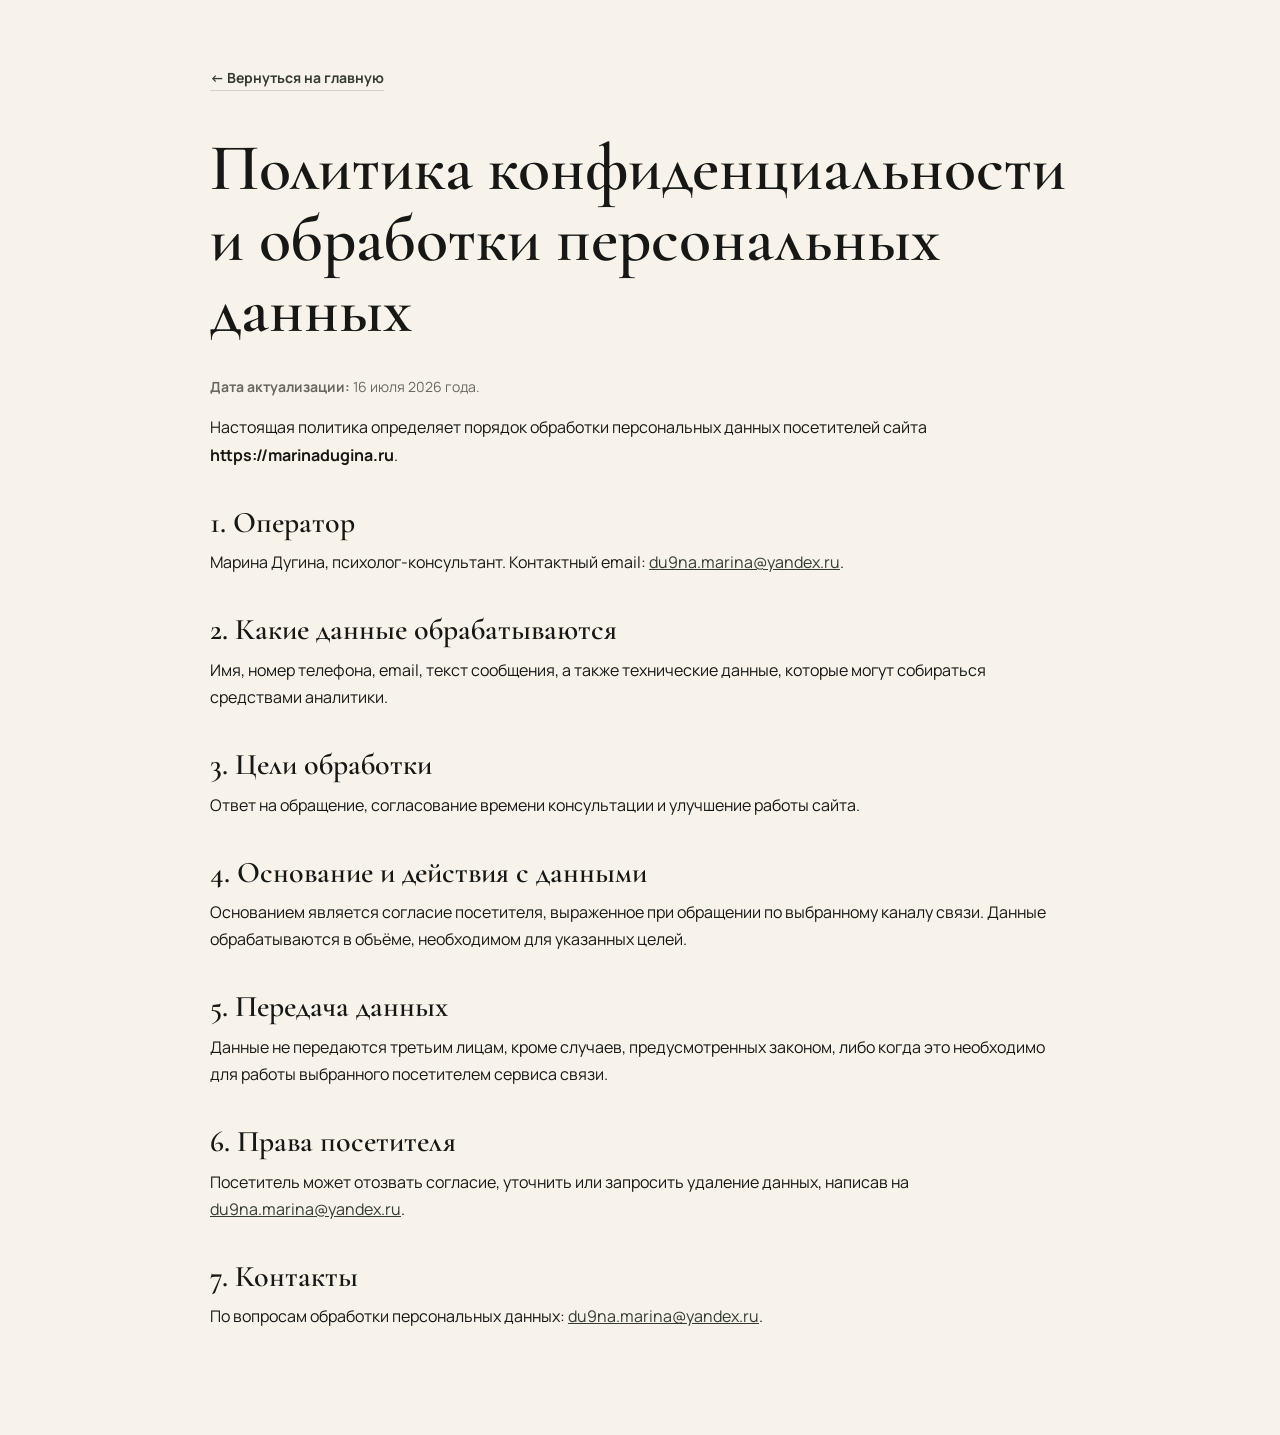
<file: privacy/index.html>
<!doctype html>
<html lang="ru">
<head>
  <meta charset="utf-8">
  <meta name="viewport" content="width=device-width,initial-scale=1">
  <title>Политика конфиденциальности — Марина Дугина</title>
  <meta name="robots" content="noindex,follow">
  <link rel="icon" type="image/svg+xml" href="../favicon.svg">
  <link rel="preconnect" href="https://fonts.googleapis.com">
  <link rel="preconnect" href="https://fonts.gstatic.com" crossorigin>
  <link href="https://fonts.googleapis.com/css2?family=Cormorant+Garamond:wght@500;600&family=Manrope:wght@400;600;700&display=swap" rel="stylesheet">
  <link rel="stylesheet" href="../assets/legal.css">
</head>
<body>
<main class="legal">
  <a class="back" href="../index.html">← Вернуться на главную</a>
  <h1>Политика конфиденциальности и обработки персональных данных</h1>
  <p class="meta"><strong>Дата актуализации:</strong> 16 июля 2026 года.</p>
  <p>Настоящая политика определяет порядок обработки персональных данных посетителей сайта <strong>https://marinadugina.ru</strong>.</p>
  <h2>1. Оператор</h2>
  <p>Марина Дугина, психолог-консультант. Контактный email: <a href="mailto:du9na.marina@yandex.ru">du9na.marina@yandex.ru</a>.</p>
  <h2>2. Какие данные обрабатываются</h2>
  <p>Имя, номер телефона, email, текст сообщения, а также технические данные, которые могут собираться средствами аналитики.</p>
  <h2>3. Цели обработки</h2>
  <p>Ответ на обращение, согласование времени консультации и улучшение работы сайта.</p>
  <h2>4. Основание и действия с данными</h2>
  <p>Основанием является согласие посетителя, выраженное при обращении по выбранному каналу связи. Данные обрабатываются в объёме, необходимом для указанных целей.</p>
  <h2>5. Передача данных</h2>
  <p>Данные не передаются третьим лицам, кроме случаев, предусмотренных законом, либо когда это необходимо для работы выбранного посетителем сервиса связи.</p>
  <h2>6. Права посетителя</h2>
  <p>Посетитель может отозвать согласие, уточнить или запросить удаление данных, написав на <a href="mailto:du9na.marina@yandex.ru">du9na.marina@yandex.ru</a>.</p>
  <h2>7. Контакты</h2>
  <p>По вопросам обработки персональных данных: <a href="mailto:du9na.marina@yandex.ru">du9na.marina@yandex.ru</a>.</p>
</main>
</body>
</html>
</file>
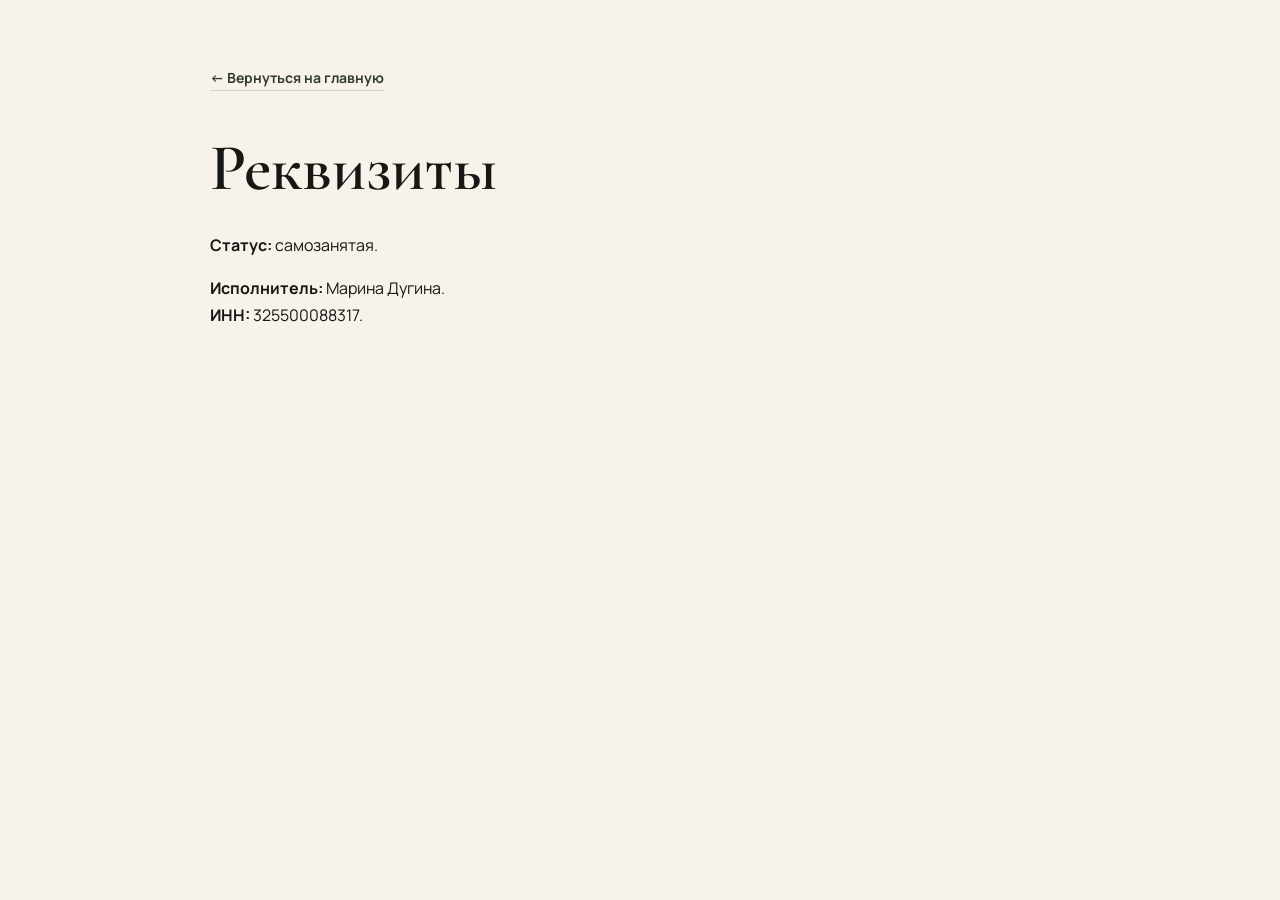
<file: requisites/index.html>
<!doctype html>
<html lang="ru">
<head>
  <meta charset="utf-8">
  <meta name="viewport" content="width=device-width,initial-scale=1">
  <title>Реквизиты — Марина Дугина</title>
  <meta name="robots" content="noindex,follow">
  <link rel="icon" type="image/svg+xml" href="../favicon.svg">
  <link rel="preconnect" href="https://fonts.googleapis.com">
  <link rel="preconnect" href="https://fonts.gstatic.com" crossorigin>
  <link href="https://fonts.googleapis.com/css2?family=Cormorant+Garamond:wght@500;600&family=Manrope:wght@400;600;700&display=swap" rel="stylesheet">
  <link rel="stylesheet" href="../assets/legal.css">
</head>
<body>
<main class="legal">
  <a class="back" href="../index.html">← Вернуться на главную</a>
  <h1>Реквизиты</h1>
  <p><strong>Статус:</strong> самозанятая.</p>
  <p><strong>Исполнитель:</strong> Марина Дугина.<br><strong>ИНН:</strong> 325500088317.</p>
</main>
</body>
</html>
</file>
<file: assets/site.css>
:root{--paper:#f7f3ed;--paper-2:#eee8df;--ink:#20221f;--muted:#62665f;--pine:#34473a;--pine-2:#405849;--sage:#dce4d8;--clay:#b6795f;--line:#d8d1c7;--white:#fffdf9;--shadow:0 24px 70px rgba(42,49,42,.1);--radius:26px;--serif:"Cormorant Garamond",Georgia,serif;--sans:Manrope,Arial,sans-serif}
*{box-sizing:border-box}
html{scroll-behavior:smooth;scroll-padding-top:90px}
body{margin:0;background:var(--paper);color:var(--ink);font-family:var(--sans);font-size:16px;line-height:1.7;overflow-x:hidden}
body.menu-open{overflow:hidden}
img{display:block;max-width:100%}
a{color:inherit;text-decoration-thickness:1px;text-underline-offset:4px}
button,input,textarea{font:inherit}
button{color:inherit}
:focus-visible{outline:3px solid #9f5c41;outline-offset:4px}
.skip-link{position:fixed;z-index:1000;left:16px;top:16px;transform:translateY(-160%);background:var(--ink);color:#fff;padding:10px 14px;border-radius:8px}
.skip-link:focus{transform:none}
.wrap{width:min(1160px,calc(100% - 48px));margin-inline:auto}
.section{padding:110px 0}
.section--soft{background:var(--paper-2)}
.section--pine{background:var(--pine);color:#fff}
.section-head{display:grid;grid-template-columns:minmax(220px,.72fr) 1.35fr;gap:70px;align-items:start;margin-bottom:52px}
.eyebrow{margin:0 0 14px;color:var(--clay);font-size:.76rem;font-weight:800;letter-spacing:.16em;text-transform:uppercase}
.section--pine .eyebrow{color:#edc8b8}
h1,h2,h3,p{margin-top:0}
h1,h2,h3{font-family:var(--serif);font-weight:600;line-height:1.02;color:var(--pine)}
.section--pine h2,.section--pine h3{color:#fff}
h1{font-size:clamp(3.35rem,6.8vw,6.4rem);letter-spacing:-.045em;margin-bottom:24px}
h2{font-size:clamp(2.55rem,4.7vw,4.65rem);letter-spacing:-.035em;margin-bottom:20px}
h3{font-size:clamp(1.55rem,2.3vw,2rem);line-height:1.15;margin-bottom:12px}
.lead{font-size:clamp(1.1rem,1.6vw,1.32rem);line-height:1.55;color:#464b45;max-width:720px}
.section--pine .lead{color:#edf1ec}
.small{font-size:.88rem;color:var(--muted)}
.section--pine .small{color:#d8ded8}
.btn{display:inline-flex;align-items:center;justify-content:center;min-height:52px;padding:13px 22px;border:1px solid var(--pine);border-radius:999px;background:transparent;color:var(--pine);font-size:.92rem;font-weight:800;text-align:center;text-decoration:none;cursor:pointer;transition:transform .2s ease,background .2s ease,color .2s ease,border-color .2s ease}
.btn:hover{transform:translateY(-2px)}
.btn--primary{background:var(--pine);color:#fff}
.btn--primary:hover{background:var(--pine-2)}
.btn--light{border-color:#fff;background:#fff;color:var(--pine)}
.btn--ghost-light{border-color:rgba(255,255,255,.55);color:#fff}
.actions{display:flex;flex-wrap:wrap;gap:12px;margin-top:28px}
.section-cta{display:grid;justify-items:center;gap:10px;margin-top:36px;text-align:center}
.section-cta .actions{justify-content:center;margin-top:0}
.section-cta .small{max-width:720px;margin:0}
.section-cta--on-pine{margin-top:38px;padding:24px;border:1px solid rgba(255,255,255,.22);border-radius:var(--radius);background:var(--paper-2)}
.cta-button--large{min-height:58px;padding:15px 28px;font-size:.96rem}
.site-header{position:sticky;z-index:50;top:0;border-bottom:1px solid rgba(216,209,199,.85);background:rgba(247,243,237,.94);backdrop-filter:blur(14px)}
.header-inner{display:flex;min-height:76px;align-items:center;justify-content:space-between;gap:24px}
.brand{display:flex;flex-direction:column;color:var(--pine);font-family:var(--serif);font-size:1.55rem;font-weight:600;line-height:.95;text-decoration:none}
.brand span{margin-top:7px;font-family:var(--sans);font-size:.61rem;font-weight:800;letter-spacing:.13em;text-transform:uppercase}
.site-nav{display:flex;align-items:center;gap:25px}
.site-nav a{font-size:.82rem;font-weight:700;text-decoration:none}
.site-nav a:hover{text-decoration:underline}
.nav-toggle{display:none;width:46px;height:46px;border:1px solid var(--line);border-radius:50%;background:transparent;cursor:pointer}
.nav-toggle span,.nav-toggle::before,.nav-toggle::after{display:block;width:18px;height:2px;margin:4px auto;background:var(--pine);content:"";transition:.2s}
.nav-toggle[aria-expanded="true"] span{opacity:0}.nav-toggle[aria-expanded="true"]::before{transform:translateY(6px) rotate(45deg)}.nav-toggle[aria-expanded="true"]::after{transform:translateY(-6px) rotate(-45deg)}
.hero{padding:36px 0 78px}
.hero-grid{display:grid;grid-template-columns:minmax(0,.9fr) minmax(420px,1.1fr);min-height:690px;border-radius:34px;overflow:hidden;background:var(--white);box-shadow:var(--shadow)}
.hero-copy{z-index:1;grid-column:1/-1;grid-row:1;align-self:center;display:flex;width:min(47%,520px);margin-left:32px;flex-direction:column;justify-content:center;padding:clamp(30px,3.6vw,46px);border:1px solid rgba(255,255,255,.72);border-radius:26px;background:rgba(255,253,249,.78);box-shadow:0 20px 55px rgba(42,49,42,.14)}
.hero-copy .eyebrow{margin-bottom:12px;font-size:.72rem}
.hero-copy h1{max-width:640px;margin-bottom:18px;font-size:clamp(2.35rem,3.65vw,2.9rem);line-height:1.04}
.hero-copy .lead{max-width:540px;margin-bottom:0}
.hero-copy .actions{margin-top:22px}
.hero-copy .btn{min-height:48px;padding:11px 19px;font-size:.88rem}
.first-meeting-note{align-self:flex-start;margin:16px 0 0;padding:8px 12px;border:1px solid rgba(182,121,95,.42);border-radius:12px;background:rgba(255,253,249,.64);color:var(--pine);font-size:.82rem;font-weight:800;line-height:1.35}
.hero-copy .trust-row{margin-top:22px}
.hero-photo{position:relative;grid-column:1/-1;grid-row:1;min-height:690px;background:#d8cabd}
.hero-photo img{width:100%;height:100%;object-fit:cover;object-position:100% 30%}
.trust-row{display:flex;flex-wrap:wrap;gap:9px;margin:28px 0 0;padding:0;list-style:none}
.trust-row li{padding:8px 12px;border:1px solid var(--line);border-radius:999px;color:var(--muted);font-size:.75rem;font-weight:700}
.card-grid{display:grid;grid-template-columns:repeat(3,1fr);gap:18px}
.card{padding:28px;border:1px solid var(--line);border-radius:var(--radius);background:var(--white)}
.card p:last-child{margin-bottom:0}
.card-number{display:block;margin-bottom:28px;color:var(--clay);font-size:.78rem;font-weight:800;letter-spacing:.12em}
.recognition .card{min-height:250px}
.cause-grid{display:grid;grid-template-columns:repeat(2,1fr);gap:18px}
.cause{padding:28px;border-top:1px solid var(--line)}
.cause strong{display:block;margin-bottom:8px;color:var(--pine);font-family:var(--serif);font-size:1.55rem}
.cause p{margin:0;color:var(--muted)}
.note{margin-top:34px;padding:22px 24px;border-left:4px solid var(--clay);background:var(--white);border-radius:0 16px 16px 0}
.approach-grid{display:grid;grid-template-columns:1.05fr .95fr;gap:72px;align-items:center}
.principles{display:grid;gap:14px}
.principle{padding:22px 0;border-bottom:1px solid rgba(255,255,255,.22)}
.principle strong{display:block;margin-bottom:4px;font-family:var(--serif);font-size:1.55rem}
.principle p{margin:0;color:#dfe5df}
.quote{padding:36px;border:1px solid rgba(255,255,255,.25);border-radius:var(--radius);font-family:var(--serif);font-size:clamp(1.7rem,3vw,2.8rem);line-height:1.2}
.about-grid,.work-grid{display:grid;grid-template-columns:minmax(340px,.86fr) 1.14fr;gap:72px;align-items:center}
.portrait{height:700px;border-radius:var(--radius);overflow:hidden;background:#d7ccc1}
.portrait img{width:100%;height:100%;object-fit:cover}
.portrait--about img{object-position:48% 30%}
.portrait--work img{object-position:50% 25%}
.checks{display:grid;gap:12px;margin:28px 0;padding:0;list-style:none}
.checks li{position:relative;padding-left:30px}
.checks li::before{position:absolute;left:0;top:.35em;width:16px;height:16px;border:1px solid var(--clay);border-radius:50%;content:""}
.facts{display:grid;grid-template-columns:repeat(2,1fr);gap:12px;margin-top:28px}
.fact{padding:18px;border-radius:16px;background:var(--paper-2)}
.fact strong{display:block;color:var(--pine)}
.materials{display:grid;grid-template-columns:repeat(3,1fr);gap:18px}
.material{display:flex;min-height:410px;flex-direction:column;padding:30px;border:1px solid rgba(255,255,255,.22);border-radius:var(--radius);background:rgba(255,255,255,.06)}
.material .tag{align-self:flex-start;margin-bottom:42px;padding:6px 10px;border:1px solid rgba(255,255,255,.35);border-radius:999px;font-size:.72rem;font-weight:800}
.material p{color:#dfe5df}
.material .actions{margin-top:auto}
.results{display:grid;grid-template-columns:repeat(2,1fr);gap:0;border-top:1px solid var(--line)}
.result{display:grid;grid-template-columns:44px 1fr;gap:18px;padding:28px 26px;border-bottom:1px solid var(--line)}
.result:nth-child(odd){border-right:1px solid var(--line)}
.result span{color:var(--clay);font-weight:800}
.result p{margin:0}
.process-section{display:grid;gap:32px}
.process-intro{display:grid;grid-template-columns:minmax(0,1fr) minmax(230px,290px);gap:46px;align-items:end}
.process-intro h2{max-width:780px}
.process-intro .lead{margin-bottom:0}
.process-offer{margin:0;padding:15px 18px;border:1px solid rgba(182,121,95,.42);border-radius:16px;background:var(--white);color:var(--pine);font-size:.88rem;font-weight:800;line-height:1.45}
.process-main{display:grid;grid-template-columns:minmax(340px,43%) minmax(0,1fr);gap:40px;align-items:stretch}
.process-primary-steps{display:grid;grid-template-rows:repeat(2,minmax(0,1fr));gap:18px}
.process-step{display:grid;grid-template-columns:44px minmax(0,1fr);gap:18px;padding:30px;border:1px solid var(--line);border-radius:22px;background:rgba(255,253,249,.72)}
.process-step h3{margin-bottom:10px;font-size:clamp(1.5rem,2.2vw,1.95rem)}
.process-step p{margin:0;color:var(--muted)}
.process-number{padding-top:5px;color:var(--clay);font-size:.78rem;font-weight:800;letter-spacing:.12em}
.process-secondary-steps{display:grid;grid-template-columns:repeat(2,minmax(0,1fr));gap:18px}
.process-step--card{min-height:285px}
.process-specialist-note{padding:24px 28px;border-left:4px solid var(--clay);border-radius:0 18px 18px 0;background:var(--white)}
.process-specialist-note strong{display:block;margin-bottom:6px;color:var(--pine);font-family:var(--serif);font-size:1.35rem}
.process-specialist-note p{max-width:980px;margin:0;color:var(--muted)}
.process-footer{text-align:center}
.process-footer .small{max-width:760px;margin:0 auto}
.process-footer .actions{justify-content:center;margin-top:18px}
.reviews{display:grid;grid-auto-flow:column;grid-auto-columns:minmax(320px,42%);gap:18px;overflow-x:auto;padding:4px 4px 24px;scroll-snap-type:x mandatory;scrollbar-color:var(--pine) transparent}
.review{min-height:310px;padding:30px;border:1px solid var(--line);border-radius:var(--radius);background:var(--white);scroll-snap-align:start}
.review p{font-family:var(--serif);font-size:1.45rem;line-height:1.35}
.review small{color:var(--muted)}
.closing-cta{margin-top:42px;padding:clamp(30px,5vw,54px);border:1px solid var(--line);border-radius:var(--radius);background:var(--paper-2);text-align:center}
.closing-cta h3{max-width:800px;margin:0 auto 14px;font-size:clamp(1.8rem,3.2vw,2.75rem)}
.closing-cta p{max-width:720px;margin:0 auto;color:var(--muted)}
.closing-cta .actions{justify-content:center;margin-top:24px}
.faq{max-width:860px;margin:0 auto}
.faq details{border-top:1px solid var(--line)}
.faq details:last-child{border-bottom:1px solid var(--line)}
.faq summary{position:relative;padding:24px 46px 24px 0;color:var(--pine);font-family:var(--serif);font-size:1.55rem;font-weight:600;cursor:pointer;list-style:none}
.faq summary::-webkit-details-marker{display:none}
.faq summary::after{position:absolute;right:6px;top:24px;content:"+";font-family:var(--sans);font-weight:400}
.faq details[open] summary::after{content:"–"}
.faq details p{max-width:720px;padding:0 0 24px;color:var(--muted)}
.contact-box{display:grid;grid-template-columns:1.1fr .9fr;gap:64px;padding:54px;border-radius:32px;background:var(--pine);color:#fff}
.contact-box h2{color:#fff}
.contact-box .lead{color:#e3e8e3}
.contact-actions{display:grid;align-content:center;gap:12px}
.contact-actions .btn{width:100%;min-height:52px}
.boundary{margin-top:30px;padding:24px;border:1px solid var(--line);border-radius:18px;color:var(--muted)}
.site-footer{padding:42px 0;background:#27332b;color:#eef1ed}
.footer-grid{display:grid;grid-template-columns:1fr auto;gap:30px;align-items:start}
.site-footer a{color:#fff}
.site-footer small{display:block;max-width:580px;color:#cbd3cc}
@media(max-width:980px){.nav-toggle{display:block}.site-nav{position:fixed;inset:76px 0 auto;display:none;max-height:calc(100dvh - 76px);overflow:auto;padding:24px 20px 32px;border-bottom:1px solid var(--line);background:var(--paper);box-shadow:var(--shadow)}.site-nav.is-open{display:grid}.site-nav a,.site-nav a:not(.nav-cta){display:block;padding:10px 4px;font-size:1rem}.hero-grid{grid-template-columns:1fr 1fr}.hero-copy{padding:36px}.hero-photo{min-height:650px}.hero-photo img{object-position:90% 26%}.card-grid,.materials{grid-template-columns:1fr 1fr}.materials .material:last-child{grid-column:1/-1;min-height:300px}.about-grid,.work-grid,.approach-grid{gap:42px}.portrait{height:630px}.portrait--about img{object-position:48% 28%}.portrait--work img{object-position:50% 23%}}
@media(max-width:760px){html{scroll-padding-top:76px}.wrap{width:min(100% - 32px,1160px)}.section{padding:78px 0}.section-head{grid-template-columns:1fr;gap:10px;margin-bottom:34px}.nav-toggle{display:block}.site-nav{position:fixed;inset:76px 0 auto;display:none;max-height:calc(100dvh - 76px);overflow:auto;padding:24px 20px 32px;border-bottom:1px solid var(--line);background:var(--paper);box-shadow:var(--shadow)}.site-nav.is-open{display:grid}.site-nav a,.site-nav a:not(.nav-cta){display:block;padding:10px 4px;font-size:1rem}.hero{padding:18px 0 52px}.hero-grid{display:flex;min-height:0;flex-direction:column}.hero-copy{width:auto;margin:0;padding:32px 26px;border:0;border-radius:0;background:var(--white);box-shadow:none}.hero-copy h1{font-size:2.4rem}.hero-copy .actions{display:grid}.hero-copy .btn{width:100%}.hero-photo{order:-1;min-height:430px;aspect-ratio:4/4.5}.hero-photo img{object-position:100% 0%}.card-grid,.cause-grid,.materials,.results,.about-grid,.work-grid,.approach-grid,.contact-box{grid-template-columns:1fr}.recognition .card{min-height:0}.material,.materials .material:last-child{min-height:330px;grid-column:auto}.result:nth-child(odd){border-right:0}.portrait{height:min(680px,125vw)}.portrait--about img{object-position:48% 26%}.portrait--work img{object-position:50% 22%}.about-grid .portrait{order:2}.reviews{grid-auto-columns:88%}.contact-box{gap:30px;padding:34px 26px}.footer-grid{grid-template-columns:1fr}}
@media(max-width:390px){.wrap{width:min(100% - 24px,1160px)}h1{font-size:3rem}.hero-copy{padding:28px 20px}.hero-copy h1{font-size:2.15rem}.hero-photo{min-height:390px}.hero-photo img{object-position:100% 0%}.actions{display:grid}.btn{width:100%}.card,.material{padding:24px}.reviews{grid-auto-columns:94%}.review{padding:24px}.portrait--about img{object-position:48% 24%}.portrait--work img{object-position:50% 20%}}
@media(max-width:1100px){.process-intro{gap:30px}.process-main{gap:28px}.process-step{padding:24px}}
@media(max-width:760px){.process-section{gap:24px}.process-intro{grid-template-columns:1fr;gap:18px}.process-offer{justify-self:start}.process-main{grid-template-columns:1fr;gap:18px}.process-primary-steps{grid-template-rows:auto;gap:14px}.process-secondary-steps{grid-template-columns:1fr;gap:14px}.process-step--card{min-height:0}.process-specialist-note{padding:22px 24px}.process-footer .actions{display:flex}.process-footer .btn{width:auto}}
@media(max-width:390px){.process-step{grid-template-columns:36px minmax(0,1fr);gap:12px;padding:20px}.process-specialist-note{padding:20px}.process-footer .actions{display:grid}.process-footer .btn{width:100%}}
@media(max-width:390px){.section-cta .actions{width:100%}.section-cta--on-pine{padding:20px}.closing-cta{padding:26px 20px}}
@media(prefers-reduced-motion:reduce){html{scroll-behavior:auto}*,*::before,*::after{scroll-behavior:auto!important;transition:none!important}}
</file>
<file: assets/legal.css>
:root{--paper:#f7f3eb;--paper-dark:#eee8dd;--ink:#171815;--olive:#343c30;--muted:#68685f;--line:#d9d1c4}
*{box-sizing:border-box}
html{background:var(--paper)}
body{margin:0;color:var(--ink);font:16px/1.7 Manrope,Arial,sans-serif}
.legal{width:min(860px,calc(100% - 40px));margin:0 auto;padding:64px 0 88px}
.back{display:inline-block;margin-bottom:42px;color:var(--olive);font-size:14px;font-weight:700;text-decoration:none;border-bottom:1px solid var(--line)}
h1,h2{font-family:'Cormorant Garamond',Georgia,serif;color:var(--ink);font-weight:600;line-height:1.08}
h1{font-size:clamp(42px,7vw,66px);margin:0 0 28px}
h2{font-size:30px;margin:38px 0 10px}
p{margin:0 0 16px}
a{color:var(--olive)}
.meta{color:var(--muted);font-size:14px}
@media(max-width:560px){.legal{padding-top:36px}h2{font-size:27px}}
</file>
<file: assets/journal.css>
.journal-page{background:#f4f0e9}
.journal-header{padding:22px 0;border-bottom:1px solid var(--line);background:var(--white)}
.journal-header .wrap{display:flex;align-items:center;justify-content:space-between;gap:24px}
.back-link{font-size:.9rem;font-weight:800}
.journal-hero{padding:72px 0 50px}
.journal-hero-grid{display:grid;grid-template-columns:1fr .78fr;gap:70px;align-items:end}
.journal-hero h1{max-width:780px}
.privacy-card{padding:28px;border:1px solid var(--line);border-radius:22px;background:var(--white)}
.privacy-card strong{display:block;margin-bottom:8px;color:var(--pine)}
.journal-shell{display:grid;grid-template-columns:280px minmax(0,1fr);gap:28px;padding-bottom:90px}
.journal-sidebar{position:sticky;top:22px;align-self:start;padding:22px;border:1px solid var(--line);border-radius:22px;background:var(--white)}
.progress-label{display:flex;justify-content:space-between;gap:12px;margin-bottom:8px;font-size:.84rem;font-weight:800}
.progress-track{height:9px;overflow:hidden;border-radius:999px;background:var(--paper-2)}
.progress-bar{width:0;height:100%;background:var(--clay);transition:width .25s ease}
.day-nav{display:grid;gap:7px;margin:22px 0}
.day-nav button{display:flex;align-items:center;justify-content:space-between;gap:10px;width:100%;padding:12px;border:1px solid transparent;border-radius:12px;background:transparent;text-align:left;cursor:pointer}
.day-nav button:hover{background:var(--paper)}
.day-nav button[aria-pressed="true"]{border-color:var(--pine);background:var(--sage);font-weight:800}
.day-nav .done-mark{display:grid;width:22px;height:22px;place-items:center;border:1px solid var(--line);border-radius:50%;font-size:.75rem}
.day-nav button.is-done .done-mark{border-color:var(--pine);background:var(--pine);color:#fff}
.delete-all{width:100%;padding:10px;border:0;background:transparent;color:#8a4430;font-size:.82rem;font-weight:800;text-decoration:underline;cursor:pointer}
.journal-content{min-width:0}
.day-panel{padding:clamp(26px,5vw,58px);border:1px solid var(--line);border-radius:28px;background:var(--white);box-shadow:var(--shadow)}
.day-panel[hidden]{display:none}
.day-meta{display:flex;align-items:center;justify-content:space-between;gap:20px;margin-bottom:28px}
.day-number{color:var(--clay);font-size:.8rem;font-weight:800;letter-spacing:.14em;text-transform:uppercase}
.day-time{color:var(--muted);font-size:.82rem}
.practice{margin:30px 0;padding:28px;border-radius:18px;background:var(--sage)}
.practice h3{font-size:1.55rem}
.prompt{margin:26px 0;padding:20px 22px;border-left:4px solid var(--clay);background:var(--paper)}
.journal-fields{display:grid;gap:22px;margin-top:32px}
.field label{display:block;margin-bottom:8px;color:var(--pine);font-weight:800}
.field small{display:block;margin:-3px 0 9px;color:var(--muted)}
.field textarea{width:100%;min-height:118px;resize:vertical;padding:16px;border:1px solid #bcb8b0;border-radius:14px;background:#fff;font-size:1rem;line-height:1.55}
.field textarea:focus{border-color:var(--pine)}
.day-complete{display:flex;align-items:flex-start;gap:12px;margin:28px 0 0;padding:20px;border:1px solid var(--line);border-radius:16px;background:var(--paper)}
.day-complete input{width:21px;height:21px;margin:2px 0 0;accent-color:var(--pine)}
.day-complete label{font-weight:800}
.day-actions{display:flex;justify-content:space-between;gap:12px;margin-top:30px}
.save-status{min-height:1.5em;margin:16px 0 0;color:var(--muted);font-size:.82rem;text-align:center}
.support-note{margin-top:28px;padding:22px;border:1px solid #c89078;border-radius:16px;background:#fff8f3}
.support-note strong{display:block;color:#743c2b}
@media(max-width:850px){.journal-hero-grid{grid-template-columns:1fr;gap:26px}.journal-shell{grid-template-columns:1fr}.journal-sidebar{position:static}.day-nav{grid-template-columns:repeat(4,1fr)}.day-nav button{justify-content:center}.day-nav button span:first-child{font-size:.8rem}.day-nav .done-mark{display:none}}
@media(max-width:560px){.journal-header .wrap{align-items:flex-start}.journal-header .brand{font-size:1.3rem}.journal-hero{padding:50px 0 34px}.journal-shell{gap:16px;padding-bottom:58px}.journal-sidebar{padding:16px}.day-nav{grid-template-columns:repeat(2,1fr)}.day-panel{padding:27px 20px}.day-meta{align-items:flex-start;flex-direction:column;gap:4px}.practice{padding:22px}.day-actions{display:grid;grid-template-columns:1fr 1fr}.day-actions .btn{width:100%;padding-inline:10px}.journal-fields textarea{min-height:140px}}
@media(prefers-reduced-motion:reduce){.progress-bar{transition:none}}
</file>
